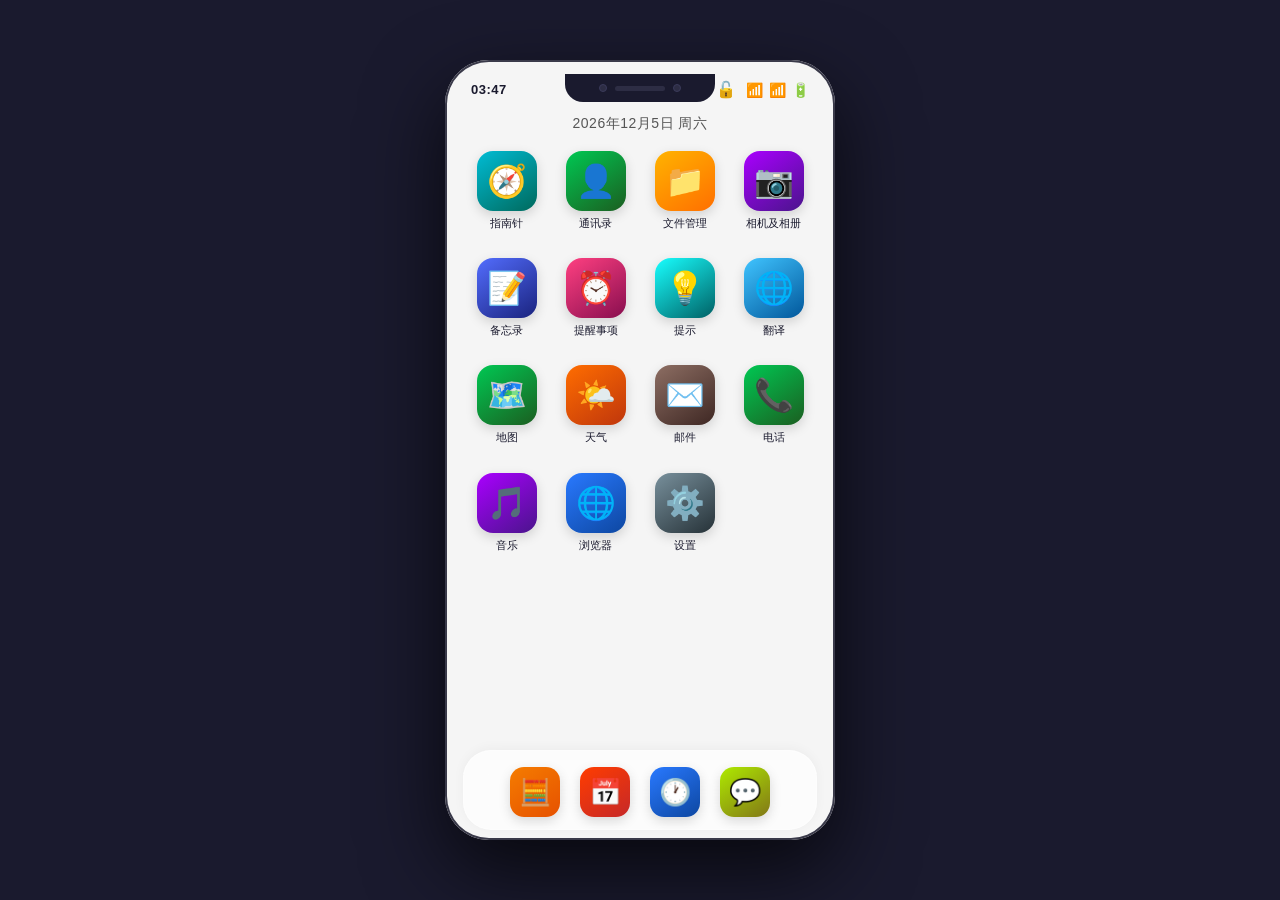
<file: index.html>
<!DOCTYPE html>
<html lang="zh-CN">
<head>
    <meta charset="UTF-8">
    <meta name="viewport" content="width=device-width, initial-scale=1.0, maximum-scale=1.0, user-scalable=no, viewport-fit=cover">
    <title>NarutoOS</title>
    <style>
        /* ===== 全局重置 & 基础 ===== */
        * {
            margin: 0;
            padding: 0;
            box-sizing: border-box;
            font-family: -apple-system, "PingFang SC", "Helvetica Neue", sans-serif;
            user-select: none;
        }
        body {
            background: #1a1a2e;
            display: flex;
            justify-content: center;
            align-items: center;
            min-height: 100vh;
            min-height: 100dvh;
            padding: 16px;
        }
        .phone {
            width: 390px;
            max-width: 100%;
            height: 780px;
            max-height: 95vh;
            max-height: 95dvh;
            background: #f5f5f5;
            border-radius: 44px;
            padding: 14px 14px 8px 14px;
            box-shadow: 0 30px 80px rgba(0,0,0,0.7), inset 0 0 0 2px #3a3a4a;
            position: relative;
            display: flex;
            flex-direction: column;
            overflow: hidden;
            transition: filter 0.2s, background 0.3s;
        }
        .phone.dark-theme {
            background: #1a1a2e;
            color: #eee;
        }
        .phone.dark-theme .status-bar,
        .phone.dark-theme .desktop-date,
        .phone.dark-theme .app-item .label,
        .phone.dark-theme .dock {
            color: #eee;
        }
        .phone.dark-theme .dock {
            background: rgba(30,30,50,0.8);
            border-color: rgba(255,255,255,0.1);
        }
        .phone.dark-theme .app-window {
            background: #1a1a2e;
        }
        .phone.dark-theme .app-header {
            background: rgba(30,30,50,0.9);
            color: #eee;
            border-bottom-color: rgba(255,255,255,0.1);
        }
        .phone.dark-theme .app-header .title,
        .phone.dark-theme .app-header .close-btn {
            color: #eee;
        }
        .phone.dark-theme .app-body {
            background: #1a1a2e;
            color: #eee;
        }
        .phone.dark-theme .app-body input,
        .phone.dark-theme .app-body textarea,
        .phone.dark-theme .app-body .note-item,
        .phone.dark-theme .app-body .contact-item,
        .phone.dark-theme .app-body .file-item,
        .phone.dark-theme .app-body .msg-item,
        .phone.dark-theme .app-body .mail-item,
        .phone.dark-theme .app-body .calc-grid button,
        .phone.dark-theme .app-body .clock-tabs .tab,
        .phone.dark-theme .app-body .stopwatch-controls button,
        .phone.dark-theme .app-body .timer-controls button {
            background: #2a2a3e;
            color: #eee;
            border-color: #444;
        }
        .phone.dark-theme .app-body .calc-grid .op {
            background: #3a2a1a;
            color: #ff8a50;
        }
        .phone.dark-theme .app-body .calc-grid .eq {
            background: #e65100;
            color: #fff;
        }
        .phone.dark-theme .app-body .calc-display {
            background: #0a0a1a;
        }
        .phone.dark-theme .app-body .note-item {
            border-left-color: #e65100;
        }
        .phone.dark-theme .app-body .setting-row .label,
        .phone.dark-theme .app-body .setting-group .setting-title {
            color: #eee;
        }
        .phone.dark-theme .app-body .setting-row input[type="range"] {
            background: #444;
        }
        .phone.dark-theme .lock-screen {
            background: rgba(0,0,0,0.85);
        }
        .notch {
            position: absolute;
            top: 14px;
            left: 50%;
            transform: translateX(-50%);
            width: 150px;
            height: 28px;
            background: #1a1a2e;
            border-radius: 0 0 18px 18px;
            z-index: 100;
            display: flex;
            align-items: center;
            justify-content: center;
            gap: 8px;
        }
        .notch .cam {
            width: 8px;
            height: 8px;
            background: #2d2d44;
            border-radius: 50%;
            border: 1px solid #3a3a5a;
        }
        .notch .speaker {
            width: 50px;
            height: 5px;
            background: #2d2d44;
            border-radius: 4px;
        }
        .status-bar {
            display: flex;
            justify-content: space-between;
            align-items: center;
            padding: 6px 12px 4px 12px;
            font-size: 13px;
            font-weight: 600;
            color: #1a1a2e;
            background: transparent;
            flex-shrink: 0;
            position: relative;
            z-index: 50;
        }
        .status-bar .time {
            font-weight: 700;
            letter-spacing: 0.5px;
        }
        .status-bar .icons {
            display: flex;
            gap: 6px;
            align-items: center;
            font-size: 14px;
        }
        .status-bar .lock-btn {
            background: none;
            border: none;
            font-size: 16px;
            cursor: pointer;
            padding: 0 4px;
            color: inherit;
        }
        .status-bar .lock-btn:active {
            transform: scale(0.8);
        }
        .desktop {
            flex: 1;
            overflow-y: auto;
            padding: 8px 4px 4px 4px;
            display: flex;
            flex-direction: column;
            scroll-behavior: smooth;
        }
        .desktop::-webkit-scrollbar {
            width: 0;
        }
        .desktop-date {
            text-align: center;
            font-size: 14px;
            font-weight: 500;
            color: #555;
            padding: 4px 0 8px 0;
            letter-spacing: 0.5px;
            flex-shrink: 0;
        }
        .app-grid {
            display: grid;
            grid-template-columns: repeat(4, 1fr);
            gap: 16px 6px;
            padding: 4px 2px 12px 2px;
            flex: 1;
            align-content: start;
        }
        .app-item {
            display: flex;
            flex-direction: column;
            align-items: center;
            gap: 6px;
            cursor: grab;
            transition: transform 0.15s, opacity 0.2s;
            padding: 6px 0;
            border-radius: 16px;
            touch-action: none;
        }
        .app-item:active {
            transform: scale(0.92);
        }
        .app-item.dragging {
            opacity: 0.3;
            transform: scale(0.9);
        }
        .app-item .icon {
            width: 60px;
            height: 60px;
            border-radius: 16px;
            display: flex;
            align-items: center;
            justify-content: center;
            font-size: 32px;
            color: #fff;
            box-shadow: 0 4px 12px rgba(0,0,0,0.15);
            position: relative;
            pointer-events: none;
        }
        .app-item .icon .badge {
            position: absolute;
            top: -4px;
            right: -4px;
            background: #ff3b30;
            color: #fff;
            font-size: 10px;
            font-weight: 700;
            min-width: 18px;
            height: 18px;
            border-radius: 10px;
            display: flex;
            align-items: center;
            justify-content: center;
            padding: 0 5px;
            border: 1.5px solid #f5f5f5;
        }
        .app-item .label {
            font-size: 11px;
            color: #1a1a2e;
            font-weight: 500;
            text-align: center;
            line-height: 1.2;
            max-width: 64px;
            word-break: break-all;
            text-shadow: 0 1px 2px rgba(255,255,255,0.5);
            pointer-events: none;
        }
        .icon-orange {
            background: linear-gradient(145deg, #f57c00, #e65100);
        }
        .icon-red {
            background: linear-gradient(145deg, #ff3d00, #c62828);
        }
        .icon-blue {
            background: linear-gradient(145deg, #2979ff, #0d47a1);
        }
        .icon-green {
            background: linear-gradient(145deg, #00c853, #1b5e20);
        }
        .icon-purple {
            background: linear-gradient(145deg, #aa00ff, #4a148c);
        }
        .icon-teal {
            background: linear-gradient(145deg, #00bcd4, #00695c);
        }
        .icon-pink {
            background: linear-gradient(145deg, #ff4081, #880e4f);
        }
        .icon-indigo {
            background: linear-gradient(145deg, #536dfe, #1a237e);
        }
        .icon-amber {
            background: linear-gradient(145deg, #ffb300, #ff6f00);
        }
        .icon-cyan {
            background: linear-gradient(145deg, #18ffff, #006064);
        }
        .icon-lime {
            background: linear-gradient(145deg, #aeea00, #827717);
        }
        .icon-brown {
            background: linear-gradient(145deg, #8d6e63, #3e2723);
        }
        .icon-grey {
            background: linear-gradient(145deg, #78909c, #263238);
        }
        .icon-deeporange {
            background: linear-gradient(145deg, #ff6d00, #bf360c);
        }
        .icon-lightblue {
            background: linear-gradient(145deg, #40c4ff, #01579b);
        }
        .dock {
            display: flex;
            justify-content: center;
            gap: 20px;
            padding: 10px 16px 6px 16px;
            background: rgba(255,255,255,0.7);
            backdrop-filter: blur(24px);
            -webkit-backdrop-filter: blur(24px);
            border-radius: 28px;
            margin: 0 4px 2px 4px;
            flex-shrink: 0;
            border: 1px solid rgba(255,255,255,0.3);
            box-shadow: 0 -2px 12px rgba(0,0,0,0.04);
            min-height: 70px;
            align-items: center;
        }
        .dock .app-item {
            cursor: grab;
            touch-action: none;
        }
        .dock .app-item .icon {
            width: 50px;
            height: 50px;
            font-size: 26px;
            border-radius: 14px;
        }
        .dock .app-item .label {
            display: none;
        }
        .app-window {
            position: absolute;
            top: 0;
            left: 0;
            right: 0;
            bottom: 0;
            background: #f8f9fc;
            border-radius: 44px;
            z-index: 200;
            display: none;
            flex-direction: column;
            overflow: hidden;
            animation: appOpen 0.32s cubic-bezier(0.32, 0.72, 0, 1);
            padding: 0;
        }
        .app-window.active {
            display: flex;
        }
        @keyframes appOpen {
            0% {
                transform: scale(0.88) translateY(40px);
                opacity: 0.5;
                border-radius: 60px;
            }
            100% {
                transform: scale(1) translateY(0);
                opacity: 1;
                border-radius: 44px;
            }
        }
        .app-header {
            display: flex;
            align-items: center;
            justify-content: space-between;
            padding: 14px 20px 10px 20px;
            background: rgba(255,255,255,0.85);
            backdrop-filter: blur(12px);
            -webkit-backdrop-filter: blur(12px);
            border-bottom: 1px solid rgba(0,0,0,0.06);
            flex-shrink: 0;
            min-height: 54px;
            padding-top: 18px;
        }
        .app-header .title {
            font-size: 17px;
            font-weight: 700;
            color: #1a1a2e;
            display: flex;
            align-items: center;
            gap: 8px;
        }
        .app-header .title .emoji {
            font-size: 20px;
        }
        .app-header .close-btn {
            width: 32px;
            height: 32px;
            border-radius: 50%;
            background: rgba(0,0,0,0.06);
            border: none;
            font-size: 18px;
            cursor: pointer;
            display: flex;
            align-items: center;
            justify-content: center;
            color: #555;
            transition: background 0.2s;
        }
        .app-header .close-btn:active {
            transform: scale(0.88);
            background: rgba(0,0,0,0.12);
        }
        .app-body {
            flex: 1;
            overflow-y: auto;
            padding: 16px 18px 20px 18px;
            background: #f8f9fc;
            display: flex;
            flex-direction: column;
        }
        .app-body::-webkit-scrollbar {
            width: 3px;
        }
        .app-body::-webkit-scrollbar-thumb {
            background: #ccc;
            border-radius: 6px;
        }
        /* 锁屏 */
        .lock-screen {
            position: absolute;
            top: 0;
            left: 0;
            right: 0;
            bottom: 0;
            background: rgba(0,0,0,0.75);
            backdrop-filter: blur(20px);
            -webkit-backdrop-filter: blur(20px);
            z-index: 999;
            display: none;
            flex-direction: column;
            align-items: center;
            justify-content: center;
            border-radius: 44px;
            color: #fff;
        }
        .lock-screen.active {
            display: flex;
        }
        .lock-screen .lock-time {
            font-size: 72px;
            font-weight: 300;
            letter-spacing: 4px;
            margin-bottom: 12px;
        }
        .lock-screen .lock-date {
            font-size: 18px;
            opacity: 0.7;
            margin-bottom: 40px;
        }
        .lock-screen .lock-pin {
            display: flex;
            gap: 12px;
            margin-bottom: 20px;
        }
        .lock-screen .lock-pin input {
            width: 50px;
            height: 50px;
            border-radius: 12px;
            border: none;
            background: rgba(255,255,255,0.15);
            color: #fff;
            font-size: 24px;
            text-align: center;
            outline: none;
            caret-color: transparent;
        }
        .lock-screen .lock-pin input:focus {
            background: rgba(255,255,255,0.25);
        }
        .lock-screen .lock-actions {
            display: flex;
            gap: 16px;
            margin-top: 12px;
        }
        .lock-screen .lock-actions button {
            padding: 10px 28px;
            border: none;
            border-radius: 30px;
            font-size: 16px;
            font-weight: 600;
            cursor: pointer;
            transition: all 0.15s;
        }
        .lock-screen .lock-actions .unlock-btn {
            background: #e65100;
            color: #fff;
        }
        .lock-screen .lock-actions .unlock-btn:active {
            transform: scale(0.92);
        }
        .lock-screen .lock-actions .cancel-btn {
            background: rgba(255,255,255,0.2);
            color: #fff;
        }
        .lock-screen .lock-actions .cancel-btn:active {
            transform: scale(0.92);
        }
        .lock-screen .lock-status {
            font-size: 14px;
            opacity: 0.6;
            margin-top: 12px;
        }

        /* 时钟Tabs */
        .clock-tabs {
            display: flex;
            gap: 4px;
            border-bottom: 1px solid #e0e0e0;
            margin-bottom: 16px;
            flex-wrap: wrap;
        }
        .clock-tabs .tab {
            padding: 8px 14px;
            cursor: pointer;
            font-weight: 600;
            color: #888;
            border-bottom: 3px solid transparent;
            transition: all 0.2s;
            font-size: 14px;
        }
        .clock-tabs .tab.active {
            color: #1a1a2e;
            border-bottom-color: #e65100;
        }
        .clock-tab-content {
            display: none;
        }
        .clock-tab-content.active {
            display: block;
        }
        .stopwatch-display,
        .timer-display {
            font-size: 48px;
            font-weight: 300;
            text-align: center;
            padding: 20px 0;
            font-variant-numeric: tabular-nums;
        }
        .stopwatch-controls,
        .timer-controls {
            display: flex;
            gap: 12px;
            justify-content: center;
            flex-wrap: wrap;
        }
        .stopwatch-controls button,
        .timer-controls button {
            padding: 8px 24px;
            border: none;
            border-radius: 30px;
            font-weight: 600;
            cursor: pointer;
            background: #eee;
            color: #1a1a2e;
            transition: all 0.15s;
        }
        .stopwatch-controls button:active,
        .timer-controls button:active {
            transform: scale(0.92);
        }
        .stopwatch-controls .primary,
        .timer-controls .primary {
            background: #e65100;
            color: #fff;
        }
        .timer-input {
            display: flex;
            gap: 8px;
            justify-content: center;
            margin-top: 12px;
            align-items: center;
        }
        .timer-input input {
            width: 60px;
            padding: 6px;
            border: 1px solid #ddd;
            border-radius: 8px;
            text-align: center;
            font-size: 18px;
        }
        .world-clock-list {
            display: flex;
            flex-direction: column;
            gap: 8px;
        }
        .world-clock-item {
            display: flex;
            justify-content: space-between;
            padding: 10px 0;
            border-bottom: 1px solid #f0f0f0;
        }
        .world-clock-item .city {
            font-weight: 600;
            color: #1a1a2e;
        }
        .world-clock-item .time {
            font-weight: 300;
            font-size: 18px;
        }

        /* 音乐播放器 */
        .music-player .tab-bar {
            display: flex;
            gap: 6px;
            margin-bottom: 12px;
            flex-wrap: wrap;
        }
        .music-player .tab-bar .tab {
            padding: 6px 14px;
            border-radius: 20px;
            background: #eee;
            cursor: pointer;
            font-weight: 500;
            font-size: 14px;
            transition: all 0.2s;
        }
        .music-player .tab-bar .tab.active {
            background: #e65100;
            color: #fff;
        }
        .music-player .tab-content {
            display: none;
        }
        .music-player .tab-content.active {
            display: block;
        }
        .music-player .playlist .track {
            display: flex;
            justify-content: space-between;
            padding: 8px 0;
            border-bottom: 1px solid #f0f0f0;
            align-items: center;
        }
        .music-player .playlist .track .name {
            font-weight: 500;
            flex: 1;
        }
        .music-player .playlist .track .controls button {
            background: none;
            border: none;
            font-size: 20px;
            cursor: pointer;
            padding: 0 6px;
        }
        .music-player .playback-controls {
            display: flex;
            gap: 16px;
            justify-content: center;
            padding: 12px 0;
        }
        .music-player .playback-controls button {
            background: none;
            border: none;
            font-size: 28px;
            cursor: pointer;
            padding: 0 8px;
            color: #1a1a2e;
        }
        .music-player .playback-controls button:active {
            transform: scale(0.8);
        }
        .music-player .current-track {
            text-align: center;
            font-size: 14px;
            color: #888;
            margin-bottom: 8px;
        }
        .music-iframe {
            width: 100%;
            height: 450px;
            border: none;
            border-radius: 12px;
            background: #fff;
        }

        /* 地图 */
        .map-tabs {
            display: flex;
            gap: 6px;
            margin-bottom: 12px;
            flex-wrap: wrap;
        }
        .map-tabs .tab {
            padding: 6px 14px;
            border-radius: 20px;
            background: #eee;
            cursor: pointer;
            font-weight: 500;
            font-size: 14px;
            transition: all 0.2s;
        }
        .map-tabs .tab.active {
            background: #e65100;
            color: #fff;
        }
        .map-frame {
            flex: 1;
            width: 100%;
            border: none;
            border-radius: 12px;
            background: #fff;
            min-height: 400px;
        }

        /* 浏览器 */
        .browser-bar {
            display: flex;
            gap: 8px;
            margin-bottom: 12px;
            align-items: center;
        }
        .browser-bar input {
            flex: 1;
            padding: 8px 14px;
            border: 1px solid #ddd;
            border-radius: 20px;
            font-size: 14px;
            outline: none;
            background: #fff;
        }
        .browser-bar input:focus {
            border-color: #e65100;
        }
        .browser-bar button {
            padding: 8px 16px;
            border: none;
            border-radius: 20px;
            background: #e65100;
            color: #fff;
            font-weight: 600;
            cursor: pointer;
        }
        .browser-bar button:active {
            transform: scale(0.92);
        }
        .browser-frame {
            flex: 1;
            border: none;
            border-radius: 12px;
            overflow: hidden;
            background: #fff;
            min-height: 400px;
        }
        .browser-frame iframe {
            width: 100%;
            height: 100%;
            border: none;
        }

        /* 设置 */
        .setting-group {
            margin-bottom: 24px;
            border-bottom: 1px solid #e8e8e8;
            padding-bottom: 16px;
        }
        .setting-group .setting-title {
            font-weight: 600;
            font-size: 16px;
            color: #1a1a2e;
            margin-bottom: 12px;
        }
        .setting-row {
            display: flex;
            align-items: center;
            justify-content: space-between;
            padding: 8px 0;
            gap: 12px;
        }
        .setting-row .label {
            font-size: 14px;
            color: #333;
            flex: 1;
        }
        .setting-row input[type="range"] {
            flex: 2;
            min-width: 100px;
        }
        .setting-row .value {
            font-size: 14px;
            color: #888;
            min-width: 36px;
            text-align: right;
        }
        .setting-row .btn {
            padding: 6px 18px;
            border: none;
            border-radius: 20px;
            background: #e65100;
            color: #fff;
            cursor: pointer;
            font-weight: 600;
            white-space: nowrap;
        }
        .setting-row .btn:active {
            transform: scale(0.92);
        }
        .setting-row .btn-secondary {
            background: #888;
        }
        .setting-password-input {
            display: flex;
            gap: 8px;
            align-items: center;
            flex: 1;
            flex-wrap: wrap;
        }
        .setting-password-input input {
            padding: 6px 12px;
            border: 1px solid #ddd;
            border-radius: 8px;
            font-size: 14px;
            width: 120px;
            outline: none;
        }
        .setting-password-input input:focus {
            border-color: #e65100;
        }
        .setting-password-input button {
            padding: 6px 16px;
            border: none;
            border-radius: 8px;
            background: #e65100;
            color: #fff;
            cursor: pointer;
            font-weight: 600;
        }
        .setting-password-input button:active {
            transform: scale(0.92);
        }

        /* 电话拨号盘修复 */
        .phone-dialer {
            display: flex;
            flex-direction: column;
            align-items: center;
            width: 100%;
        }
        .phone-dialer .number-display {
            width: 100%;
            padding: 12px;
            text-align: center;
            font-size: 32px;
            font-weight: 300;
            letter-spacing: 4px;
            background: #fff;
            border-radius: 12px;
            margin-bottom: 16px;
            min-height: 60px;
            border: 1px solid #eee;
        }
        .phone-dialer .dial-pad {
            display: grid;
            grid-template-columns: repeat(3, 1fr);
            gap: 12px;
            width: 100%;
            max-width: 280px;
        }
        .phone-dialer .dial-pad button {
            padding: 16px 0;
            border: none;
            border-radius: 50%;
            background: #f0f0f0;
            font-size: 24px;
            font-weight: 600;
            cursor: pointer;
            transition: background 0.15s;
            aspect-ratio: 1/1;
            display: flex;
            align-items: center;
            justify-content: center;
        }
        .phone-dialer .dial-pad button:active {
            background: #ddd;
            transform: scale(0.92);
        }
        .phone-dialer .dial-pad .call-btn {
            background: #4caf50;
            color: #fff;
        }
        .phone-dialer .dial-pad .call-btn:active {
            background: #388e3c;
        }
        .phone-dialer .dial-pad .delete-btn {
            background: #ff3b30;
            color: #fff;
        }
        .phone-dialer .dial-pad .delete-btn:active {
            background: #c62828;
        }
        .phone-dialer .action-row {
            margin-top: 16px;
            display: flex;
            gap: 16px;
        }
        .phone-dialer .action-row button {
            padding: 8px 24px;
            border: none;
            border-radius: 30px;
            font-weight: 600;
            cursor: pointer;
        }
        .phone-dialer .action-row .sms-btn {
            background: #2979ff;
            color: #fff;
        }
        .phone-dialer .action-row .sms-btn:active {
            transform: scale(0.92);
        }

        /* 其他已有样式 */
        .calc-display {
            background: #1a1a2e;
            color: #fff;
            border-radius: 16px;
            padding: 18px 20px 12px;
            margin-bottom: 16px;
            text-align: right;
            min-height: 90px;
            display: flex;
            flex-direction: column;
            justify-content: flex-end;
        }
        .calc-display .expr {
            font-size: 18px;
            color: #aaa;
            min-height: 28px;
            word-break: break-all;
        }
        .calc-display .result {
            font-size: 42px;
            font-weight: 300;
            letter-spacing: 1px;
        }
        .calc-grid {
            display: grid;
            grid-template-columns: repeat(4, 1fr);
            gap: 10px;
        }
        .calc-grid button {
            padding: 18px 0;
            border: none;
            border-radius: 14px;
            font-size: 24px;
            font-weight: 500;
            cursor: pointer;
            transition: all 0.15s;
            background: #fff;
            box-shadow: 0 2px 8px rgba(0,0,0,0.04);
        }
        .calc-grid button:active {
            transform: scale(0.92);
            background: #eee;
        }
        .calc-grid .op {
            background: #fff3e0;
            color: #e65100;
        }
        .calc-grid .eq {
            background: #e65100;
            color: #fff;
        }
        .calc-grid .func {
            background: #e8eaf6;
            color: #283593;
        }
        .calc-grid .span2 {
            grid-column: span 2;
        }
        .cal-header {
            display: flex;
            justify-content: space-between;
            align-items: center;
            margin-bottom: 14px;
        }
        .cal-header .month {
            font-size: 20px;
            font-weight: 700;
            color: #1a1a2e;
        }
        .cal-header button {
            background: none;
            border: none;
            font-size: 22px;
            cursor: pointer;
            padding: 4px 12px;
            border-radius: 8px;
            color: #555;
        }
        .cal-weekdays {
            display: grid;
            grid-template-columns: repeat(7, 1fr);
            text-align: center;
            font-size: 13px;
            font-weight: 600;
            color: #888;
            margin-bottom: 6px;
        }
        .cal-days {
            display: grid;
            grid-template-columns: repeat(7, 1fr);
            gap: 4px;
        }
        .cal-days .day {
            text-align: center;
            padding: 8px 0;
            border-radius: 50%;
            font-size: 15px;
            font-weight: 500;
            color: #1a1a2e;
            cursor: pointer;
            transition: background 0.15s;
        }
        .cal-days .day.other {
            color: #bbb;
        }
        .cal-days .day.today {
            background: #e65100;
            color: #fff;
            font-weight: 700;
        }
        .clock-main .time-display {
            font-size: 56px;
            font-weight: 300;
            letter-spacing: 3px;
            color: #1a1a2e;
            font-variant-numeric: tabular-nums;
            text-align: center;
        }
        .clock-main .date-display {
            font-size: 16px;
            color: #888;
            margin-top: 4px;
            text-align: center;
        }
        .alarm-row {
            display: flex;
            justify-content: space-between;
            align-items: center;
            padding: 8px 0;
            border-bottom: 1px solid #f0f0f0;
        }
        .alarm-row .toggle {
            width: 44px;
            height: 26px;
            border-radius: 14px;
            background: #ccc;
            border: none;
            cursor: pointer;
            transition: background 0.25s;
            position: relative;
        }
        .alarm-row .toggle.on {
            background: #e65100;
        }
        .alarm-row .toggle::after {
            content: '';
            position: absolute;
            top: 2px;
            left: 2px;
            width: 22px;
            height: 22px;
            border-radius: 50%;
            background: #fff;
            transition: transform 0.25s;
            box-shadow: 0 1px 4px rgba(0,0,0,0.2);
        }
        .alarm-row .toggle.on::after {
            transform: translateX(18px);
        }
        .add-alarm {
            display: flex;
            gap: 8px;
            margin-top: 12px;
        }
        .add-alarm input {
            flex: 1;
            padding: 8px 12px;
            border: 1px solid #ddd;
            border-radius: 8px;
            font-size: 14px;
            outline: none;
        }
        .add-alarm button {
            padding: 8px 16px;
            background: #e65100;
            color: #fff;
            border: none;
            border-radius: 8px;
            cursor: pointer;
            font-weight: 600;
        }
        .compass-container {
            display: flex;
            flex-direction: column;
            align-items: center;
            padding: 20px 0;
        }
        .compass-ring {
            width: 200px;
            height: 200px;
            border-radius: 50%;
            border: 6px solid #e0e0e0;
            position: relative;
            background: radial-gradient(circle at center, #f5f5f5, #e8e8e8);
        }
        .compass-ring .needle {
            position: absolute;
            top: 50%;
            left: 50%;
            width: 4px;
            height: 70px;
            background: #e65100;
            transform-origin: bottom center;
            transform: translate(-50%, -100%) rotate(0deg);
            border-radius: 4px 4px 0 0;
            transition: transform 0.1s;
            z-index: 2;
        }
        .compass-ring .center-dot {
            position: absolute;
            top: 50%;
            left: 50%;
            transform: translate(-50%, -50%);
            width: 14px;
            height: 14px;
            border-radius: 50%;
            background: #1a1a2e;
            z-index: 3;
        }
        .compass-ring .direction-label {
            position: absolute;
            font-size: 13px;
            font-weight: 700;
            color: #1a1a2e;
        }
        .compass-ring .dir-n {
            top: 10px;
            left: 50%;
            transform: translateX(-50%);
        }
        .compass-ring .dir-e {
            right: 10px;
            top: 50%;
            transform: translateY(-50%);
        }
        .compass-ring .dir-s {
            bottom: 10px;
            left: 50%;
            transform: translateX(-50%);
        }
        .compass-ring .dir-w {
            left: 10px;
            top: 50%;
            transform: translateY(-50%);
        }
        .compass-degree {
            font-size: 28px;
            font-weight: 300;
            margin-top: 18px;
            color: #1a1a2e;
        }
        .compass-dir-text {
            font-size: 18px;
            font-weight: 600;
            color: #e65100;
            margin-top: 4px;
        }
        .contact-item,
        .file-item,
        .msg-item,
        .mail-item {
            display: flex;
            align-items: center;
            gap: 14px;
            padding: 10px 0;
            border-bottom: 1px solid #f0f0f0;
            cursor: default;
        }
        .contact-item .avatar {
            width: 44px;
            height: 44px;
            border-radius: 50%;
            background: #e65100;
            color: #fff;
            display: flex;
            align-items: center;
            justify-content: center;
            font-size: 18px;
            font-weight: 600;
            flex-shrink: 0;
        }
        .contact-item .info .name {
            font-weight: 600;
            color: #1a1a2e;
        }
        .contact-item .info .phone {
            font-size: 13px;
            color: #888;
        }
        .contact-form,
        .file-toolbar,
        .msg-compose,
        .mail-compose,
        .note-editor {
            display: flex;
            gap: 8px;
            margin-top: 12px;
            flex-wrap: wrap;
        }
        .contact-form input,
        .msg-compose input,
        .mail-compose input,
        .mail-compose textarea,
        .note-editor input,
        .note-editor textarea {
            flex: 1;
            min-width: 100px;
            padding: 8px 12px;
            border: 1px solid #ddd;
            border-radius: 8px;
            font-size: 14px;
            outline: none;
            font-family: inherit;
        }
        .contact-form input:focus,
        .msg-compose input:focus,
        .mail-compose input:focus,
        .mail-compose textarea:focus,
        .note-editor input:focus,
        .note-editor textarea:focus {
            border-color: #e65100;
        }
        .contact-form button,
        .msg-compose button,
        .mail-compose .send,
        .note-editor .save,
        .file-toolbar .primary,
        .add-alarm button {
            padding: 8px 18px;
            background: #e65100;
            color: #fff;
            border: none;
            border-radius: 8px;
            cursor: pointer;
            font-weight: 600;
        }
        .contact-form button:active,
        .msg-compose button:active,
        .mail-compose .send:active,
        .note-editor .save:active,
        .file-toolbar button:active,
        .add-alarm button:active {
            transform: scale(0.94);
        }
        .note-item {
            padding: 12px 14px;
            background: #fff;
            border-radius: 12px;
            margin-bottom: 10px;
            box-shadow: 0 1px 4px rgba(0,0,0,0.04);
            border-left: 4px solid #e65100;
            cursor: default;
        }
        .note-item .note-title {
            font-weight: 600;
            color: #1a1a2e;
        }
        .note-item .note-body {
            font-size: 14px;
            color: #555;
            margin-top: 4px;
            display: -webkit-box;
            -webkit-line-clamp: 2;
            -webkit-box-orient: vertical;
            overflow: hidden;
        }
        .note-item .note-meta {
            font-size: 11px;
            color: #aaa;
            margin-top: 6px;
            display: flex;
            justify-content: space-between;
        }
        .note-item .note-meta .del-note,
        .contact-item .del-btn,
        .file-item .del-btn,
        .msg-item .del-btn,
        .mail-item .del-btn {
            color: #ff3b30;
            background: none;
            border: none;
            cursor: pointer;
            font-size: 14px;
        }
        .camera-view {
            background: #1a1a2e;
            border-radius: 16px;
            overflow: hidden;
            min-height: 200px;
            display: flex;
            align-items: center;
            justify-content: center;
            position: relative;
        }
        .camera-view video {
            width: 100%;
            display: block;
            border-radius: 16px;
        }
        .camera-actions {
            display: flex;
            gap: 14px;
            margin-top: 14px;
            justify-content: center;
            flex-wrap: wrap;
        }
        .camera-actions button {
            padding: 10px 24px;
            border: none;
            border-radius: 12px;
            font-weight: 600;
            cursor: pointer;
            transition: all 0.15s;
        }
        .camera-actions button:active {
            transform: scale(0.92);
        }
        .camera-actions .capture {
            background: #e65100;
            color: #fff;
        }
        .camera-actions .switch-cam {
            background: #e8eaf6;
            color: #283593;
        }
        .photo-grid {
            display: grid;
            grid-template-columns: repeat(3, 1fr);
            gap: 8px;
            margin-top: 14px;
        }
        .photo-grid .photo {
            aspect-ratio: 1;
            border-radius: 10px;
            overflow: hidden;
            background: #eee;
            position: relative;
            cursor: default;
        }
        .photo-grid .photo img {
            width: 100%;
            height: 100%;
            object-fit: cover;
        }
        .photo-grid .photo .del-photo {
            position: absolute;
            top: 4px;
            right: 4px;
            background: rgba(0,0,0,0.6);
            color: #fff;
            border: none;
            border-radius: 50%;
            width: 22px;
            height: 22px;
            font-size: 12px;
            cursor: pointer;
            display: flex;
            align-items: center;
            justify-content: center;
        }
        .iframe-container {
            width: 100%;
            height: 100%;
            min-height: 480px;
            border: none;
            border-radius: 12px;
            overflow: hidden;
            background: #fff;
        }
        .iframe-container iframe {
            width: 100%;
            height: 100%;
            border: none;
            min-height: 480px;
        }
        .empty-state {
            text-align: center;
            padding: 40px 20px;
            color: #bbb;
            font-size: 14px;
        }
        .empty-state .big-emoji {
            font-size: 48px;
            display: block;
            margin-bottom: 12px;
        }
        .text-muted {
            color: #888;
            font-size: 13px;
        }
        .mt-8 {
            margin-top: 8px;
        }
        .mt-12 {
            margin-top: 12px;
        }
        .text-center {
            text-align: center;
        }

        .drag-clone {
            position: fixed;
            pointer-events: none;
            z-index: 9999;
            opacity: 0.85;
            transform: scale(1.08) rotate(-2deg);
            box-shadow: 0 20px 40px rgba(0,0,0,0.3);
            border-radius: 18px;
            padding: 4px;
            background: rgba(255,255,255,0.3);
            backdrop-filter: blur(4px);
        }
        .drag-clone .icon {
            width: 60px;
            height: 60px;
            border-radius: 16px;
            display: flex;
            align-items: center;
            justify-content: center;
            font-size: 32px;
            color: #fff;
            box-shadow: 0 8px 24px rgba(0,0,0,0.2);
        }
        .drag-clone .label {
            display: none;
        }
        .drop-zone {
            border: 2px dashed #e65100;
            border-radius: 16px;
            background: rgba(230,81,0,0.08);
            transform: scale(0.95);
            transition: all 0.15s;
        }

        @media (max-width: 440px) {
            body {
                padding: 0;
                background: #f5f5f5;
                align-items: stretch;
            }
            .phone {
                width: 100%;
                max-width: 100%;
                height: 100vh;
                height: 100dvh;
                max-height: 100vh;
                border-radius: 0;
                padding: 8px 6px 4px 6px;
                box-shadow: none;
                background: #f5f5f5;
            }
            .notch {
                top: 8px;
                width: 120px;
                height: 24px;
            }
            .app-window {
                border-radius: 0;
            }
            .app-header {
                padding-top: 12px;
                min-height: 48px;
            }
            .app-body {
                padding: 12px 14px 16px 14px;
            }
            .calc-grid button {
                padding: 14px 0;
                font-size: 20px;
            }
            .clock-main .time-display {
                font-size: 42px;
            }
            .compass-ring {
                width: 160px;
                height: 160px;
            }
            .compass-ring .needle {
                height: 56px;
            }
            .dock {
                gap: 12px;
                padding: 8px 12px 4px;
                margin: 0 0 2px;
                border-radius: 20px;
                min-height: 60px;
            }
            .dock .app-item .icon {
                width: 44px;
                height: 44px;
                font-size: 22px;
            }
            .app-item .icon {
                width: 52px;
                height: 52px;
                font-size: 26px;
            }
            .app-item .label {
                font-size: 10px;
            }
            .app-grid {
                gap: 10px 4px;
            }
            .lock-screen .lock-time {
                font-size: 48px;
            }
        }
        @media (max-width: 380px) {
            .app-item .icon {
                width: 44px;
                height: 44px;
                font-size: 22px;
                border-radius: 12px;
            }
        }
    </style>
</head>
<body>
    <div class="phone" id="phone">
        <div class="notch"><span class="cam"></span><span class="speaker"></span><span class="cam"></span></div>

        <div class="status-bar">
            <span class="time" id="statusTime">12:00</span>
            <span class="icons">
                <button class="lock-btn" id="lockBtn">🔓</button>
                <span>📶</span>
                <span>📶</span>
                <span>🔋</span>
            </span>
        </div>

        <div class="desktop" id="desktop">
            <div class="desktop-date" id="desktopDate">2026年6月23日 周二</div>
            <div class="app-grid" id="appGrid"></div>
        </div>

        <div class="dock" id="dock"></div>

        <div id="appContainer"></div>

        <!-- 锁屏 -->
        <div class="lock-screen" id="lockScreen">
            <div class="lock-time" id="lockTime">12:00</div>
            <div class="lock-date" id="lockDate">2026年6月23日</div>
            <div class="lock-pin">
                <input type="password" id="pin1" maxlength="1" inputmode="numeric" pattern="[0-9]*">
                <input type="password" id="pin2" maxlength="1" inputmode="numeric" pattern="[0-9]*">
                <input type="password" id="pin3" maxlength="1" inputmode="numeric" pattern="[0-9]*">
                <input type="password" id="pin4" maxlength="1" inputmode="numeric" pattern="[0-9]*">
            </div>
            <div class="lock-actions">
                <button class="unlock-btn" id="unlockBtn">解锁</button>
                <button class="cancel-btn" id="lockCancelBtn">取消</button>
            </div>
            <div class="lock-status" id="lockStatus">请输入密码</div>
        </div>
    </div>

    <script>
        // ============================================================
        //  NarutoOS - 完整逻辑 (修复电话布局、地图/浏览器自适应、增强设置)
        // ============================================================

        const APPS = [
            { id: 'calculator', name: '计算器', emoji: '🧮', color: 'icon-orange' },
            { id: 'calendar', name: '日历', emoji: '📅', color: 'icon-red' },
            { id: 'clock', name: '时钟', emoji: '🕐', color: 'icon-blue' },
            { id: 'compass', name: '指南针', emoji: '🧭', color: 'icon-teal' },
            { id: 'contacts', name: '通讯录', emoji: '👤', color: 'icon-green' },
            { id: 'files', name: '文件管理', emoji: '📁', color: 'icon-amber' },
            { id: 'camera', name: '相机及相册', emoji: '📷', color: 'icon-purple' },
            { id: 'memo', name: '备忘录', emoji: '📝', color: 'icon-indigo' },
            { id: 'reminder', name: '提醒事项', emoji: '⏰', color: 'icon-pink' },
            { id: 'notes', name: '提示', emoji: '💡', color: 'icon-cyan' },
            { id: 'translate', name: '翻译', emoji: '🌐', color: 'icon-lightblue' },
            { id: 'map', name: '地图', emoji: '🗺️', color: 'icon-green' },
            { id: 'weather', name: '天气', emoji: '🌤️', color: 'icon-deeporange' },
            { id: 'messages', name: '信息', emoji: '💬', color: 'icon-lime' },
            { id: 'mail', name: '邮件', emoji: '✉️', color: 'icon-brown' },
            { id: 'phone', name: '电话', emoji: '📞', color: 'icon-green' },
            { id: 'music', name: '音乐', emoji: '🎵', color: 'icon-purple' },
            { id: 'browser', name: '浏览器', emoji: '🌐', color: 'icon-blue' },
            { id: 'settings', name: '设置', emoji: '⚙️', color: 'icon-grey' }
        ];

        const DOCK_APPS = ['calculator', 'calendar', 'clock', 'messages'];

        function getStorage(key, def) {
            try { const v = localStorage.getItem('naruto_' + key); return v ? JSON.parse(v) : def; } catch { return def; }
        }

        function setStorage(key, val) {
            localStorage.setItem('naruto_' + key, JSON.stringify(val));
        }

        let homeOrder = getStorage('homeOrder', null);
        if (!homeOrder) {
            homeOrder = APPS.filter(a => !DOCK_APPS.includes(a.id)).map(a => a.id);
        } else {
            const allHomeIds = APPS.filter(a => !DOCK_APPS.includes(a.id)).map(a => a.id);
            allHomeIds.forEach(id => { if (!homeOrder.includes(id)) homeOrder.push(id); });
            homeOrder = homeOrder.filter(id => allHomeIds.includes(id));
        }
        let dockOrder = DOCK_APPS.slice();

        const appGrid = document.getElementById('appGrid');
        const dock = document.getElementById('dock');
        const appContainer = document.getElementById('appContainer');
        const statusTime = document.getElementById('statusTime');
        const desktopDate = document.getElementById('desktopDate');

        function formatTime(d) {
            return String(d.getHours()).padStart(2, '0') + ':' + String(d.getMinutes()).padStart(2, '0');
        }

        function formatDate(d) {
            const week = ['日', '一', '二', '三', '四', '五', '六'];
            return d.getFullYear() + '年' + (d.getMonth() + 1) + '月' + d.getDate() + '日 周' + week[d.getDay()];
        }

        function updateStatusBar() {
            const now = new Date();
            statusTime.textContent = formatTime(now);
            desktopDate.textContent = formatDate(now);
            document.getElementById('lockTime').textContent = formatTime(now);
            document.getElementById('lockDate').textContent = formatDate(now);
        }
        setInterval(updateStatusBar, 10000);
        updateStatusBar();

        // ========== 锁屏 ==========
        let isLocked = false;
        let lockPassword = getStorage('lockPassword', '');

        const lockScreen = document.getElementById('lockScreen');
        const lockBtn = document.getElementById('lockBtn');
        const unlockBtn = document.getElementById('unlockBtn');
        const lockCancelBtn = document.getElementById('lockCancelBtn');
        const lockStatus = document.getElementById('lockStatus');
        const pinInputs = [document.getElementById('pin1'), document.getElementById('pin2'), document.getElementById('pin3'),
            document.getElementById('pin4')
        ];

        function lockPhone() {
            if (lockPassword) {
                isLocked = true;
                lockScreen.classList.add('active');
                lockBtn.textContent = '🔒';
                pinInputs.forEach(inp => inp.value = '');
                lockStatus.textContent = '请输入密码';
                pinInputs[0].focus();
            } else {
                alert('请先在“设置”中设定锁屏密码');
            }
        }

        function unlockPhone() {
            const code = pinInputs.map(inp => inp.value).join('');
            if (code === lockPassword) {
                isLocked = false;
                lockScreen.classList.remove('active');
                lockBtn.textContent = '🔓';
                pinInputs.forEach(inp => inp.value = '');
                lockStatus.textContent = '解锁成功';
            } else {
                lockStatus.textContent = '密码错误';
                pinInputs.forEach(inp => inp.value = '');
                pinInputs[0].focus();
            }
        }

        lockBtn.addEventListener('click', () => {
            if (isLocked) return;
            lockPhone();
        });

        unlockBtn.addEventListener('click', unlockPhone);
        lockCancelBtn.addEventListener('click', () => {
            pinInputs.forEach(inp => inp.value = '');
            lockStatus.textContent = '请输入密码';
            pinInputs[0].focus();
        });

        pinInputs.forEach((inp, idx) => {
            inp.addEventListener('input', () => {
                if (inp.value.length === 1 && idx < 3) pinInputs[idx + 1].focus();
            });
            inp.addEventListener('keydown', (e) => {
                if (e.key === 'Backspace' && inp.value.length === 0 && idx > 0) pinInputs[idx - 1].focus();
                if (e.key === 'Enter') unlockPhone();
            });
        });

        document.addEventListener('click', (e) => {
            if (isLocked) {
                const target = e.target.closest('.app-item') || e.target.closest('.app-window') || e.target.closest(
                '.dock');
                if (target) {
                    e.preventDefault();
                    e.stopPropagation();
                    lockStatus.textContent = '请先解锁';
                    return false;
                }
            }
        }, true);

        // ========== 渲染函数 ==========
        function createAppElement(app, isDock = false) {
            const div = document.createElement('div');
            div.className = 'app-item';
            div.dataset.appId = app.id;
            div.innerHTML = `
                <div class="icon ${app.color}">${app.emoji}${app.badge ? `<span class="badge">${app.badge}</span>` : ''}</div>
                ${!isDock ? `<div class="label">${app.name}</div>` : ''}
            `;
            div.addEventListener('click', (e) => {
                if (e.target.closest('.app-item') && !div.classList.contains('dragging')) {
                    if (isLocked) { lockStatus.textContent = '请先解锁'; return; }
                    openApp(app.id);
                }
            });
            return div;
        }

        function renderHomeGrid() {
            appGrid.innerHTML = '';
            const sortedApps = homeOrder.map(id => APPS.find(a => a.id === id)).filter(Boolean);
            sortedApps.forEach(app => appGrid.appendChild(createAppElement(app, false)));
        }

        function renderDock() {
            dock.innerHTML = '';
            dockOrder.forEach(id => {
                const app = APPS.find(a => a.id === id);
                if (app) dock.appendChild(createAppElement(app, true));
            });
        }

        function renderAll() {
            renderHomeGrid();
            renderDock();
        }

        // ========== 拖拽系统 (与之前一致) ==========
        let dragState = null,
            longPressTimer = null,
            isDragging = false;

        function initDragSystem() {
            const phone = document.getElementById('phone');
            phone.addEventListener('pointerdown', (e) => {
                if (isLocked) return;
                const item = e.target.closest('.app-item');
                if (!item) return;
                if (e.target.closest('.app-window')) return;
                const isInGrid = item.closest('#appGrid');
                const isInDock = item.closest('#dock');
                if (!isInGrid && !isInDock) return;
                let container, orderArray;
                if (isInGrid) { container = 'grid';
                    orderArray = homeOrder; } else { container = 'dock';
                    orderArray = dockOrder; }
                const rect = item.getBoundingClientRect();
                const appId = item.dataset.appId;
                dragState = {
                    element: item,
                    appId,
                    container,
                    order: orderArray,
                    startX: e.clientX,
                    startY: e.clientY,
                    moved: false,
                    clone: null,
                    offsetX: e.clientX - rect.left,
                    offsetY: e.clientY - rect.top,
                    index: orderArray.indexOf(appId)
                };
                longPressTimer = setTimeout(() => {
                    if (!dragState) return;
                    isDragging = true;
                    const el = dragState.element;
                    el.classList.add('dragging');
                    const clone = el.cloneNode(true);
                    clone.className = 'drag-clone';
                    const icon = clone.querySelector('.icon');
                    if (icon) {
                        icon.style.width = '60px';
                        icon.style.height = '60px';
                        icon.style.borderRadius = '16px';
                        icon.style.display = 'flex';
                        icon.style.alignItems = 'center';
                        icon.style.justifyContent = 'center';
                        icon.style.fontSize = '32px';
                    }
                    const label = clone.querySelector('.label');
                    if (label) label.style.display = 'none';
                    clone.style.left = (e.clientX - dragState.offsetX) + 'px';
                    clone.style.top = (e.clientY - dragState.offsetY) + 'px';
                    document.body.appendChild(clone);
                    dragState.clone = clone;
                    document.body.style.userSelect = 'none';
                }, 500);
            });
            phone.addEventListener('pointermove', (e) => {
                if (longPressTimer && dragState) {
                    const dx = e.clientX - dragState.startX,
                        dy = e.clientY - dragState.startY;
                    if (Math.sqrt(dx * dx + dy * dy) > 8) { clearTimeout(longPressTimer);
                        longPressTimer = null; }
                }
                if (isDragging && dragState && dragState.clone) {
                    e.preventDefault();
                    dragState.clone.style.left = (e.clientX - dragState.offsetX) + 'px';
                    dragState.clone.style.top = (e.clientY - dragState.offsetY) + 'px';
                    const target = document.elementFromPoint(e.clientX, e.clientY);
                    const targetItem = target ? target.closest('.app-item') : null;
                    document.querySelectorAll('.app-item.drop-zone').forEach(el => el.classList.remove('drop-zone'));
                    if (targetItem && targetItem !== dragState.element) {
                        const targetContainer = targetItem.closest('#appGrid') ? 'grid' : (targetItem.closest('#dock') ?
                            'dock' : null);
                        if (targetContainer === dragState.container) {
                            const targetId = targetItem.dataset.appId;
                            const targetIndex = dragState.order.indexOf(targetId);
                            const sourceIndex = dragState.order.indexOf(dragState.appId);
                            if (targetIndex !== -1 && sourceIndex !== -1 && targetIndex !== sourceIndex) {
                                [dragState.order[sourceIndex], dragState.order[targetIndex]] = [dragState.order[
                                    targetIndex], dragState.order[sourceIndex]];
                                dragState.appId = dragState.order[targetIndex];
                                if (dragState.container === 'grid') {
                                    renderHomeGrid();
                                    const newEl = document.querySelector(`.app-item[data-app-id="${dragState.appId}"]`);
                                    if (newEl) { newEl.classList.add('dragging');
                                        dragState.element = newEl; }
                                } else {
                                    renderDock();
                                    const newEl = document.querySelector(`#dock .app-item[data-app-id="${dragState.appId}"]`);
                                    if (newEl) { newEl.classList.add('dragging');
                                        dragState.element = newEl; }
                                }
                                if (dragState.container === 'grid') setStorage('homeOrder', homeOrder);
                                else setStorage('dockOrder', dockOrder);
                            }
                        }
                    }
                }
            });
            phone.addEventListener('pointerup', (e) => {
                clearTimeout(longPressTimer);
                longPressTimer = null;
                if (isDragging && dragState) {
                    if (dragState.clone) dragState.clone.remove();
                    if (dragState.element) dragState.element.classList.remove('dragging');
                    document.querySelectorAll('.app-item.drop-zone').forEach(el => el.classList.remove('drop-zone'));
                    document.body.style.userSelect = '';
                    if (dragState.container === 'grid') setStorage('homeOrder', homeOrder);
                    else setStorage('dockOrder', dockOrder);
                    renderAll();
                    isDragging = false;
                    dragState = null;
                } else {
                    if (dragState) {
                        if (dragState.element) dragState.element.classList.remove('dragging');
                        dragState = null;
                    }
                    document.querySelectorAll('.app-item.drop-zone').forEach(el => el.classList.remove('drop-zone'));
                    document.body.style.userSelect = '';
                }
            });
            phone.addEventListener('pointercancel', () => {
                clearTimeout(longPressTimer);
                if (isDragging && dragState) {
                    if (dragState.clone) dragState.clone.remove();
                    if (dragState.element) dragState.element.classList.remove('dragging');
                    document.querySelectorAll('.app-item.drop-zone').forEach(el => el.classList.remove('drop-zone'));
                    document.body.style.userSelect = '';
                    renderAll();
                    isDragging = false;
                    dragState = null;
                }
            });
        }
        initDragSystem();

        // ========== 应用窗口管理 ==========
        let openApps = [];

        function openApp(appId) {
            if (isLocked) { lockStatus.textContent = '请先解锁'; return; }
            if (document.querySelector(`.app-window[data-app="${appId}"]`)) {
                const win = document.querySelector(`.app-window[data-app="${appId}"]`);
                win.style.display = 'flex';
                win.classList.add('active');
                return;
            }
            const app = APPS.find(a => a.id === appId);
            if (!app) return;
            const win = document.createElement('div');
            win.className = 'app-window active';
            win.dataset.app = appId;
            const header = document.createElement('div');
            header.className = 'app-header';
            header.innerHTML = `
                <div class="title"><span class="emoji">${app.emoji}</span> ${app.name}</div>
                <button class="close-btn" id="closeApp_${appId}">✕</button>
            `;
            win.appendChild(header);
            const body = document.createElement('div');
            body.className = 'app-body';
            body.id = `appBody_${appId}`;
            win.appendChild(body);
            appContainer.appendChild(win);
            document.getElementById(`closeApp_${appId}`).addEventListener('click', (e) => {
                e.stopPropagation();
                closeApp(appId);
            });
            renderAppContent(appId, body);
            openApps.push(appId);
        }

        function closeApp(appId) {
            const win = document.querySelector(`.app-window[data-app="${appId}"]`);
            if (win) {
                win.style.display = 'none';
                win.classList.remove('active');
                setTimeout(() => { if (win.parentNode) win.parentNode.removeChild(win); }, 300);
            }
            openApps = openApps.filter(id => id !== appId);
            if (appId === 'camera' && window._cameraCleanup) { window._cameraCleanup();
                window._cameraCleanup = null; }
            if (appId === 'music' && window._musicCleanup) { window._musicCleanup();
                window._musicCleanup = null; }
        }

        // ========== 渲染各应用内容 ==========
        function renderAppContent(appId, body) {
            switch (appId) {
                case 'calculator':
                    renderCalculator(body);
                    break;
                case 'calendar':
                    renderCalendar(body);
                    break;
                case 'clock':
                    renderClock(body);
                    break;
                case 'compass':
                    renderCompass(body);
                    break;
                case 'contacts':
                    renderContacts(body);
                    break;
                case 'files':
                    renderFiles(body);
                    break;
                case 'camera':
                    renderCamera(body);
                    break;
                case 'memo':
                    renderMemo(body);
                    break;
                case 'reminder':
                    renderReminder(body);
                    break;
                case 'notes':
                    renderNotes(body);
                    break;
                case 'translate':
                    renderTranslate(body);
                    break;
                case 'map':
                    renderMap(body);
                    break;
                case 'weather':
                    renderWeather(body);
                    break;
                case 'messages':
                    renderMessages(body);
                    break;
                case 'mail':
                    renderMail(body);
                    break;
                case 'phone':
                    renderPhone(body);
                    break;
                case 'music':
                    renderMusic(body);
                    break;
                case 'browser':
                    renderBrowser(body);
                    break;
                case 'settings':
                    renderSettings(body);
                    break;
                default:
                    body.innerHTML = '<div class="empty-state"><span class="big-emoji">🚧</span>开发中...</div>';
            }
        }

        // ----- 已有应用 (与之前一致) -----
        function renderCalculator(body) {
            let expr = '',
                result = '0',
                justEvaluated = false;
            const container = document.createElement('div');
            container.innerHTML = `
                <div class="calc-display"><div class="expr" id="calcExpr"></div><div class="result" id="calcResult">0</div></div>
                <div class="calc-grid">
                    <button class="func" data-v="AC">AC</button><button class="func" data-v="±">±</button><button class="func" data-v="%">%</button><button class="op" data-v="÷">÷</button>
                    <button data-v="7">7</button><button data-v="8">8</button><button data-v="9">9</button><button class="op" data-v="×">×</button>
                    <button data-v="4">4</button><button data-v="5">5</button><button data-v="6">6</button><button class="op" data-v="-">−</button>
                    <button data-v="1">1</button><button data-v="2">2</button><button data-v="3">3</button><button class="op" data-v="+">+</button>
                    <button class="span2" data-v="0">0</button><button data-v=".">.</button><button class="eq" data-v="=">=</button>
                </div>
            `;
            body.appendChild(container);
            const exprEl = document.getElementById('calcExpr'),
                resultEl = document.getElementById('calcResult');

            function update() { exprEl.textContent = expr;
                resultEl.textContent = result; if (result.length > 10) resultEl.style.fontSize = '28px';
                else resultEl.style.fontSize = '42px'; }

            function evaluate() { try { let e = expr.replace(/×/g, '*').replace(/÷/g, '/').replace(/−/g, '-'); const res =
                        Function('"use strict"; return (' + e + ')')(); if (!isFinite(res)) throw 'err';
                    result = String(parseFloat(res.toFixed(10)));
                    expr = result;
                    justEvaluated = true; } catch { result = '错误'; } update(); }
            container.querySelectorAll('.calc-grid button').forEach(btn => {
                btn.addEventListener('click', () => {
                    const v = btn.dataset.v;
                    if (v === 'AC') { expr = '';
                        result = '0';
                        justEvaluated = false;
                        update(); return; }
                    if (v === '±') { if (result !== '0' && result !== '错误') { result = result.startsWith('-') ?
                                result.slice(1) : '-' + result;
                            expr = result;
                            update(); } return; }
                    if (v === '%') { if (result !== '0' && result !== '错误') { const num = parseFloat(result); if (!
                                isNaN(num)) { result = String(num / 100);
                                expr = result;
                                update(); } } return; }
                    if (v === '=') { if (expr && !justEvaluated) evaluate(); return; }
                    if (justEvaluated && !'+-×÷'.includes(v)) { expr = '';
                        justEvaluated = false; }
                    if ('+-×÷'.includes(v)) { if (expr && '+-×÷'.includes(expr.slice(-1))) expr = expr.slice(0, -1) +
                            v;
                        else if (expr) expr += v;
                        else if (v === '-') expr = '-';
                        justEvaluated = false; } else { if (v === '.' && expr.split(/[+\-×÷]/).pop().includes('.'))
                            return;
                        expr += v; try { let e = expr.replace(/×/g, '*').replace(/÷/g, '/').replace(/−/g, '-'); const
                                res = Function('"use strict"; return (' + e + ')')(); if (isFinite(res)) result =
                                String(parseFloat(res.toFixed(10))); } catch {} }
                    update();
                });
            });
            update();
        }

        function renderCalendar(body) {
            let year = new Date().getFullYear(),
                month = new Date().getMonth();
            const today = new Date();
            const container = document.createElement('div');
            body.appendChild(container);

            function render() {
                const first = new Date(year, month, 1),
                    last = new Date(year, month + 1, 0);
                const startDay = first.getDay(),
                    daysInMonth = last.getDate(),
                    daysInPrev = new Date(year, month, 0).getDate();
                let html = `<div class="cal-header"><button id="calPrev">‹</button><span class="month">${year}年${month+1}月</span><button id="calNext">›</button></div>
                    <div class="cal-weekdays"><span>日</span><span>一</span><span>二</span><span>三</span><span>四</span><span>五</span><span>六</span></div><div class="cal-days">`;
                for (let i = startDay - 1; i >= 0; i--) { const d = daysInPrev - i;
                    html += `<div class="day other">${d}</div>`; }
                for (let d = 1; d <= daysInMonth; d++) { const isToday = (d === today.getDate() && month === today
                        .getMonth() && year === today.getFullYear());
                    html += `<div class="day ${isToday?'today':''}">${d}</div>`; }
                const total = startDay + daysInMonth;
                const remaining = 7 - (total % 7);
                if (remaining < 7) { for (let d = 1; d <= remaining; d++) html += `<div class="day other">${d}</div>`; }
                html += '</div>';
                container.innerHTML = html;
                document.getElementById('calPrev').addEventListener('click', () => { if (month === 0) { month = 11;
                        year--; } else month--;
                    render(); });
                document.getElementById('calNext').addEventListener('click', () => { if (month === 11) { month = 0;
                        year++; } else month++;
                    render(); });
            }
            render();
        }

        // ----- 时钟 (含闹钟、秒表、计时器、世界时钟) -----
        function renderClock(body) {
            const container = document.createElement('div');
            container.className = 'clock-main';
            body.appendChild(container);
            let alarms = getStorage('alarms', []);
            let stopwatchRunning = false,
                stopwatchTime = 0,
                stopwatchInterval = null;
            let timerRunning = false,
                timerRemaining = 0,
                timerInterval = null,
                timerTotal = 0;

            function renderClockUI(activeTab = 'alarm') {
                const now = new Date();
                const h = String(now.getHours()).padStart(2, '0'),
                    m = String(now.getMinutes()).padStart(2, '0'),
                    s = String(now.getSeconds()).padStart(2, '0');
                let html = `
                    <div class="time-display">${h}:${m}:${s}</div>
                    <div class="date-display">${formatDate(now)}</div>
                    <div class="clock-tabs">
                        <span class="tab ${activeTab==='alarm'?'active':''}" data-tab="alarm">闹钟</span>
                        <span class="tab ${activeTab==='stopwatch'?'active':''}" data-tab="stopwatch">秒表</span>
                        <span class="tab ${activeTab==='timer'?'active':''}" data-tab="timer">计时器</span>
                        <span class="tab ${activeTab==='world'?'active':''}" data-tab="world">世界时钟</span>
                    </div>
                    <div id="clockTabContent"></div>
                `;
                container.innerHTML = html;
                container.querySelectorAll('.tab').forEach(tab => {
                    tab.addEventListener('click', () => renderClockUI(tab.dataset.tab));
                });
                const content = document.getElementById('clockTabContent');
                switch (activeTab) {
                    case 'alarm':
                        renderAlarmTab(content);
                        break;
                    case 'stopwatch':
                        renderStopwatchTab(content);
                        break;
                    case 'timer':
                        renderTimerTab(content);
                        break;
                    case 'world':
                        renderWorldTab(content);
                        break;
                }
            }

            function renderAlarmTab(content) {
                let html = `<div id="alarmList"></div><div class="add-alarm"><input type="time" id="alarmTime" value="08:00"><button id="addAlarm">添加</button></div>`;
                content.innerHTML = html;
                const list = document.getElementById('alarmList');
                if (alarms.length === 0) list.innerHTML = '<div class="text-muted" style="padding:8px 0;">暂无闹钟</div>';
                else {
                    alarms.forEach((alarm, idx) => {
                        const row = document.createElement('div');
                        row.className = 'alarm-row';
                        row.innerHTML =
                            `<span class="time">${alarm.time}</span><button class="toggle ${alarm.on?'on':''}" data-idx="${idx}"></button><button style="background:none;border:none;color:#ff3b30;font-size:16px;cursor:pointer;" data-del="${idx}">✕</button>`;
                        list.appendChild(row);
                    });
                    list.querySelectorAll('.toggle').forEach(btn => { btn.addEventListener('click', () => { const idx =
                                parseInt(btn.dataset.idx);
                            alarms[idx].on = !alarms[idx].on;
                            setStorage('alarms', alarms);
                            renderClockUI('alarm'); }); });
                    list.querySelectorAll('[data-del]').forEach(btn => { btn.addEventListener('click', () => { const idx =
                                parseInt(btn.dataset.del);
                            alarms.splice(idx, 1);
                            setStorage('alarms', alarms);
                            renderClockUI('alarm'); }); });
                }
                document.getElementById('addAlarm').addEventListener('click', () => { const inp = document.getElementById(
                        'alarmTime'); if (inp.value) { alarms.push({ time: inp.value, on: true });
                        setStorage('alarms', alarms);
                        renderClockUI('alarm'); } });
            }

            function renderStopwatchTab(content) {
                const totalSeconds = Math.floor(stopwatchTime / 1000);
                const minutes = String(Math.floor(totalSeconds / 60)).padStart(2, '0');
                const seconds = String(totalSeconds % 60).padStart(2, '0');
                const centiseconds = String(Math.floor((stopwatchTime % 1000) / 10)).padStart(2, '0');
                content.innerHTML = `
                    <div class="stopwatch-display">${minutes}:${seconds}.${centiseconds}</div>
                    <div class="stopwatch-controls">
                        <button class="${stopwatchRunning?'':'primary'}" id="stopwatchStartStop">${stopwatchRunning?'停止':'开始'}</button>
                        <button id="stopwatchReset">重置</button>
                        <button id="stopwatchLap" ${!stopwatchRunning?'disabled':''}>计次</button>
                    </div>
                    <div id="stopwatchLaps"></div>
                `;
                const laps = getStorage('stopwatchLaps', []);
                const lapsDiv = document.getElementById('stopwatchLaps');
                if (laps.length > 0) {
                    lapsDiv.innerHTML = '<div style="margin-top:12px;font-weight:600;">计次</div>';
                    laps.forEach((lap, i) => {
                        const div = document.createElement('div');
                        div.style.padding = '4px 0';
                        div.style.borderBottom = '1px solid #f0f0f0';
                        div.textContent = `计次 ${i+1}: ${lap}`;
                        lapsDiv.appendChild(div);
                    });
                }
                document.getElementById('stopwatchStartStop').addEventListener('click', () => {
                    if (stopwatchRunning) {
                        stopwatchRunning = false;
                        if (stopwatchInterval) clearInterval(stopwatchInterval);
                        stopwatchInterval = null;
                        renderClockUI('stopwatch');
                    } else {
                        stopwatchRunning = true;
                        const startTime = Date.now() - stopwatchTime;
                        stopwatchInterval = setInterval(() => {
                            stopwatchTime = Date.now() - startTime;
                            renderClockUI('stopwatch');
                        }, 50);
                        renderClockUI('stopwatch');
                    }
                });
                document.getElementById('stopwatchReset').addEventListener('click', () => {
                    if (stopwatchInterval) clearInterval(stopwatchInterval);
                    stopwatchRunning = false;
                    stopwatchTime = 0;
                    setStorage('stopwatchLaps', []);
                    renderClockUI('stopwatch');
                });
                document.getElementById('stopwatchLap').addEventListener('click', () => {
                    if (stopwatchRunning) {
                        const totalSeconds = Math.floor(stopwatchTime / 1000);
                        const minutes = String(Math.floor(totalSeconds / 60)).padStart(2, '0');
                        const seconds = String(totalSeconds % 60).padStart(2, '0');
                        const centiseconds = String(Math.floor((stopwatchTime % 1000) / 10)).padStart(2,
                        '0');
                        const lapStr = `${minutes}:${seconds}.${centiseconds}`;
                        const laps = getStorage('stopwatchLaps', []);
                        laps.push(lapStr);
                        setStorage('stopwatchLaps', laps);
                        renderClockUI('stopwatch');
                    }
                });
            }

            function renderTimerTab(content) {
                const totalSeconds = Math.floor(timerRemaining / 1000);
                const minutes = String(Math.floor(totalSeconds / 60)).padStart(2, '0');
                const seconds = String(totalSeconds % 60).padStart(2, '0');
                const centiseconds = String(Math.floor((timerRemaining % 1000) / 10)).padStart(2, '0');
                content.innerHTML = `
                    <div class="timer-display">${minutes}:${seconds}.${centiseconds}</div>
                    <div class="timer-input">
                        <input type="number" id="timerMinutes" placeholder="分" min="0" max="99" value="5">
                        <span>分</span>
                        <input type="number" id="timerSeconds" placeholder="秒" min="0" max="59" value="0">
                        <span>秒</span>
                    </div>
                    <div class="timer-controls">
                        <button class="${timerRunning?'':'primary'}" id="timerStartStop">${timerRunning?'暂停':'开始'}</button>
                        <button id="timerReset">重置</button>
                    </div>
                `;
                document.getElementById('timerStartStop').addEventListener('click', () => {
                    if (timerRunning) {
                        timerRunning = false;
                        if (timerInterval) clearInterval(timerInterval);
                        timerInterval = null;
                        renderClockUI('timer');
                    } else {
                        if (timerRemaining <= 0) {
                            const mins = parseInt(document.getElementById('timerMinutes').value) || 0;
                            const secs = parseInt(document.getElementById('timerSeconds').value) || 0;
                            timerTotal = (mins * 60 + secs) * 1000;
                            timerRemaining = timerTotal;
                            if (timerRemaining <= 0) { alert('请设置有效时间'); return; }
                        }
                        timerRunning = true;
                        const startTime = Date.now();
                        const interval = setInterval(() => {
                            const elapsed = Date.now() - startTime;
                            timerRemaining = timerTotal - elapsed;
                            if (timerRemaining <= 0) {
                                timerRemaining = 0;
                                timerRunning = false;
                                clearInterval(interval);
                                timerInterval = null;
                                alert('计时结束！');
                                renderClockUI('timer');
                                return;
                            }
                            renderClockUI('timer');
                        }, 50);
                        timerInterval = interval;
                        renderClockUI('timer');
                    }
                });
                document.getElementById('timerReset').addEventListener('click', () => {
                    if (timerInterval) clearInterval(timerInterval);
                    timerRunning = false;
                    timerRemaining = 0;
                    timerTotal = 0;
                    renderClockUI('timer');
                });
            }

            function renderWorldTab(content) {
                const cities = [
                    { name: '北京', offset: 8 },
                    { name: '东京', offset: 9 },
                    { name: '纽约', offset: -4 },
                    { name: '伦敦', offset: 0 },
                    { name: '巴黎', offset: 1 },
                    { name: '悉尼', offset: 10 },
                    { name: '迪拜', offset: 4 },
                    { name: '莫斯科', offset: 3 }
                ];
                const now = new Date();
                const localOffset = -now.getTimezoneOffset() / 60;
                let html = '<div class="world-clock-list">';
                cities.forEach(city => {
                    const diff = city.offset - localOffset;
                    const d = new Date(now.getTime() + diff * 3600 * 1000);
                    html +=
                        `<div class="world-clock-item"><span class="city">${city.name}</span><span class="time">${formatTime(d)}</span></div>`;
                });
                html += '</div>';
                content.innerHTML = html;
            }

            renderClockUI('alarm');
            const interval = setInterval(() => {
                const now = new Date();
                const h = String(now.getHours()).padStart(2, '0'),
                    m = String(now.getMinutes()).padStart(2, '0'),
                    s = String(now.getSeconds()).padStart(2, '0');
                const timeEl = container.querySelector('.time-display');
                const dateEl = container.querySelector('.date-display');
                if (timeEl) timeEl.textContent = `${h}:${m}:${s}`;
                if (dateEl) dateEl.textContent = formatDate(now);
                const nowStr = `${h}:${m}`;
                alarms.forEach(alarm => {
                    if (alarm.on && alarm.time === nowStr && s === '00') {
                        alert('⏰ 闹钟响了！ ' + alarm.time);
                    }
                });
            }, 1000);
            body._clockInterval = interval;
        }

        // ----- 指南针 -----
        function renderCompass(body) {
            const container = document.createElement('div');
            container.className = 'compass-container';
            body.appendChild(container);
            let angle = 0;
            container.innerHTML =
                `<div class="compass-ring" id="compassRing"><div class="direction-label dir-n">N</div><div class="direction-label dir-e">E</div><div class="direction-label dir-s">S</div><div class="direction-label dir-w">W</div><div class="needle" id="compassNeedle" style="transform:translate(-50%,-100%) rotate(0deg);"></div><div class="center-dot"></div></div>
                <div class="compass-degree" id="compassDegree">0° <small>N</small></div><div class="compass-dir-text" id="compassDirText">正北</div>
                <div class="text-muted mt-8">${window.DeviceOrientationEvent ? '🟢 传感器已连接' : '⚠️ 请使用支持陀螺仪的设备'}</div>`;
            const needle = document.getElementById('compassNeedle'),
                degreeEl = document.getElementById('compassDegree'),
                dirText = document.getElementById('compassDirText');

            function updateCompass(deg) { angle = deg;
                needle.style.transform = `translate(-50%,-100%) rotate(${deg}deg)`;
                const d = Math.round(deg);
                degreeEl.innerHTML = `${d}° <small>${getDirText(deg)}</small>`;
                dirText.textContent = getDirName(deg); }

            function getDirText(deg) { const dirs = ['N', 'NNE', 'NE', 'ENE', 'E', 'ESE', 'SE', 'SSE', 'S', 'SSW', 'SW', 'WSW',
                    'W', 'WNW', 'NW', 'NNW'
                ];
                const idx = Math.round(deg / 22.5) % 16;
                return dirs[idx] || 'N'; }

            function getDirName(deg) { const names = ['正北', '北偏东', '东北', '东偏北', '正东', '东偏南', '东南', '南偏东', '正南', '南偏西',
                    '西南', '西偏南', '正西', '西偏北', '西北', '北偏西'
                ];
                const idx = Math.round(deg / 22.5) % 16;
                return names[idx] || '正北'; }
            if (window.DeviceOrientationEvent) {
                if (typeof DeviceOrientationEvent.requestPermission === 'function') {
                    DeviceOrientationEvent.requestPermission().then(state => { if (state === 'granted') window
                            .addEventListener('deviceorientation', handleOrientation); }).catch(() => {});
                } else { window.addEventListener('deviceorientation', handleOrientation); }
            }

            function handleOrientation(e) { let deg = e.webkitCompassHeading || e.alpha || 0; if (deg === null || deg ===
                    undefined) deg = e.alpha || 0;
                updateCompass(deg); }
            if (!window.DeviceOrientationEvent) {
                let mouseAngle = 0;
                container.addEventListener('mousemove', (e) => { const rect = container.getBoundingClientRect();
                    const cx = rect.left + rect.width / 2,
                        cy = rect.top + rect.height / 2;
                    const dx = e.clientX - cx,
                        dy = e.clientY - cy;
                    mouseAngle = Math.atan2(dx, -dy) * (180 / Math.PI); if (mouseAngle < 0) mouseAngle += 360;
                    updateCompass(mouseAngle); });
                container.addEventListener('touchmove', (e) => { const touch = e.touches[0]; const rect = container
                        .getBoundingClientRect();
                    const cx = rect.left + rect.width / 2,
                        cy = rect.top + rect.height / 2;
                    const dx = touch.clientX - cx,
                        dy = touch.clientY - cy;
                    mouseAngle = Math.atan2(dx, -dy) * (180 / Math.PI); if (mouseAngle < 0) mouseAngle += 360;
                    updateCompass(mouseAngle); });
                updateCompass(0);
            }
        }

        // ----- 通讯录 -----
        function renderContacts(body) {
            let contacts = getStorage('contacts', []);

            function render() {
                let html =
                    `<div class="contact-form"><input id="contactName" placeholder="姓名" style="flex:2;"><input id="contactPhone" placeholder="电话" style="flex:2;"><button id="addContact">添加</button></div><div id="contactList" class="mt-12"></div>`;
                body.innerHTML = html;
                const list = document.getElementById('contactList');
                if (contacts.length === 0) list.innerHTML =
                '<div class="empty-state"><span class="big-emoji">👤</span>暂无联系人</div>';
                else {
                    contacts.forEach((c, idx) => {
                        const div = document.createElement('div');
                        div.className = 'contact-item';
                        const initial = c.name ? c.name.charAt(0).toUpperCase() : '?';
                        div.innerHTML =
                            `<div class="avatar">${initial}</div><div class="info"><div class="name">${c.name}</div><div class="phone">${c.phone}</div></div>
                            <button class="del-btn" data-idx="${idx}">✕</button>
                            <button class="call-btn" style="background:none;border:none;font-size:18px;cursor:pointer;color:#4caf50;" data-phone="${c.phone}">📞</button>
                            <button class="sms-btn" style="background:none;border:none;font-size:18px;cursor:pointer;color:#2979ff;" data-phone="${c.phone}">✉️</button>`;
                        list.appendChild(div);
                    });
                    list.querySelectorAll('.del-btn').forEach(btn => { btn.addEventListener('click', () => { const idx =
                                parseInt(btn.dataset.idx);
                            contacts.splice(idx, 1);
                            setStorage('contacts', contacts);
                            render(); }); });
                    list.querySelectorAll('.call-btn').forEach(btn => { btn.addEventListener('click', () => { const phone =
                                btn.dataset.phone; if (phone) window.location.href = 'tel://' + phone; }); });
                    list.querySelectorAll('.sms-btn').forEach(btn => { btn.addEventListener('click', () => { const phone =
                                btn.dataset.phone; if (phone) window.location.href = 'sms://' + phone; }); });
                }
                document.getElementById('addContact').addEventListener('click', () => { const name = document
                        .getElementById('contactName').value.trim(),
                        phone = document.getElementById('contactPhone').value.trim(); if (name && phone) { contacts
                            .push({ name, phone });
                        setStorage('contacts', contacts);
                        render(); } else alert('请填写姓名和电话'); });
            }
            render();
        }

        // ----- 文件管理 -----
        function renderFiles(body) {
            let files = getStorage('files', [{ name: '文档', size: '12KB', type: 'folder' }, { name: '图片', size: '8KB',
                    type: 'folder' }, { name: 'readme.txt', size: '2KB', type: 'file' }]);

            function render() {
                let html =
                    `<div class="file-toolbar"><button class="primary" id="newFolder">📁 新建文件夹</button><button id="newFile">📄 新建文件</button><button id="refreshFiles">🔄 刷新</button></div><div id="fileList"></div>`;
                body.innerHTML = html;
                const list = document.getElementById('fileList');
                if (files.length === 0) list.innerHTML =
                '<div class="empty-state"><span class="big-emoji">📂</span>暂无文件</div>';
                else {
                    files.forEach((f, idx) => {
                        const div = document.createElement('div');
                        div.className = 'file-item';
                        const icon = f.type === 'folder' ? '📁' : '📄';
                        div.innerHTML =
                            `<span class="ficon">${icon}</span><span class="fname">${f.name}</span><span class="fsize">${f.size||'--'}</span><button class="del-btn" style="background:none;border:none;color:#ff3b30;cursor:pointer;font-size:16px;" data-idx="${idx}">✕</button>`;
                        list.appendChild(div);
                    });
                    list.querySelectorAll('.del-btn').forEach(btn => { btn.addEventListener('click', () => { const idx =
                                parseInt(btn.dataset.idx);
                            files.splice(idx, 1);
                            setStorage('files', files);
                            render(); }); });
                }
                document.getElementById('newFolder').addEventListener('click', () => { const name = prompt('输入文件夹名称:',
                        '新建文件夹'); if (name) { files.push({ name, size: '--', type: 'folder' });
                        setStorage('files', files);
                        render(); } });
                document.getElementById('newFile').addEventListener('click', () => { const name = prompt('输入文件名:',
                        '新建文件.txt'); if (name) { files.push({ name, size: '0KB', type: 'file' });
                        setStorage('files', files);
                        render(); } });
                document.getElementById('refreshFiles').addEventListener('click', () => { render(); });
            }
            render();
        }

        // ----- 相机及相册 -----
        function renderCamera(body) {
            let photos = getStorage('photos', []);
            let stream = null,
                facingMode = 'environment';

            function render() {
                let html =
                    `<div class="camera-view" id="cameraView"><video id="cameraVideo" autoplay playsinline style="display:none;"></video><div class="placeholder" id="cameraPlaceholder">📷 点击下方 "开启相机"</div></div>
                    <div class="camera-actions"><button class="switch-cam" id="switchCam">🔄 切换</button><button class="capture" id="captureBtn" disabled>📸 拍照</button><button id="clearPhotos">🗑️ 清空相册</button></div>
                    <div class="photo-grid" id="photoGrid"></div>`;
                body.innerHTML = html;
                const video = document.getElementById('cameraVideo'),
                    placeholder = document.getElementById('cameraPlaceholder'),
                    captureBtn = document.getElementById('captureBtn');
                const grid = document.getElementById('photoGrid');
                if (photos.length === 0) grid.innerHTML =
                    '<div class="empty-state" style="grid-column:1/-1;"><span class="big-emoji">🖼️</span>暂无照片</div>';
                else {
                    photos.forEach((p, idx) => {
                        const div = document.createElement('div');
                        div.className = 'photo';
                        div.innerHTML =
                            `<img src="${p.data}" alt="photo"><button class="del-photo" data-idx="${idx}">✕</button>`;
                        grid.appendChild(div);
                    });
                    grid.querySelectorAll('.del-photo').forEach(btn => { btn.addEventListener('click', (e) => { e
                                .stopPropagation(); const idx = parseInt(btn.dataset.idx);
                            photos.splice(idx, 1);
                            setStorage('photos', photos);
                            render(); }); });
                }
                let camActive = false;

                async function startCamera() {
                    try { if (stream) { stream.getTracks().forEach(t => t.stop());
                            stream = null; } const constraints = { video: { facingMode: facingMode, width: { ideal: 640 },
                                height: { ideal: 480 } }, audio: false };
                        stream = await navigator.mediaDevices.getUserMedia(constraints);
                        video.srcObject = stream;
                        video.style.display = 'block';
                        placeholder.style.display = 'none';
                        captureBtn.disabled = false;
                        camActive = true;
                        window._cameraCleanup = () => { if (stream) { stream.getTracks().forEach(t => t.stop());
                                stream = null; } }; } catch (err) { alert('无法访问相机: ' + err.message);
                        placeholder.textContent = '⚠️ 无法访问相机';
                        captureBtn.disabled = true; }
                }
                const view = document.getElementById('cameraView');
                view.addEventListener('click', () => { if (!camActive) startCamera(); });
                document.getElementById('switchCam').addEventListener('click', () => { facingMode = facingMode ===
                        'environment' ? 'user' : 'environment'; if (camActive) startCamera(); });
                captureBtn.addEventListener('click', () => { if (!camActive || !stream) return; const canvas =
                        document.createElement('canvas');
                    canvas.width = video.videoWidth || 640;
                    canvas.height = video.videoHeight || 480;
                    const ctx = canvas.getContext('2d');
                    ctx.drawImage(video, 0, 0, canvas.width, canvas.height);
                    const data = canvas.toDataURL('image/jpeg');
                    photos.push({ data, time: new Date().toLocaleString() });
                    setStorage('photos', photos);
                    render(); if (camActive) startCamera(); });
                document.getElementById('clearPhotos').addEventListener('click', () => { if (confirm('确定清空所有照片吗？')) { photos =
                            [];
                        setStorage('photos', photos);
                        render(); if (camActive) startCamera(); } });
                startCamera();
            }
            render();
        }

        // ----- 备忘录 -----
        function renderMemo(body) {
            let memos = getStorage('memos', []);

            function render() {
                let html =
                    `<div class="note-editor"><input id="memoTitle" placeholder="标题"><textarea id="memoBody" placeholder="内容..."></textarea><div class="note-actions"><button class="cancel" id="memoCancel">取消</button><button class="save" id="memoSave">保存</button></div></div><div id="memoList" class="mt-12"></div>`;
                body.innerHTML = html;
                const list = document.getElementById('memoList');
                if (memos.length === 0) list.innerHTML =
                '<div class="empty-state"><span class="big-emoji">📝</span>暂无备忘录</div>';
                else {
                    memos.forEach((m, idx) => {
                        const div = document.createElement('div');
                        div.className = 'note-item';
                        div.innerHTML =
                            `<div class="note-title">${m.title||'无标题'}</div><div class="note-body">${m.body||''}</div><div class="note-meta"><span>${m.time||''}</span><button class="del-note" data-idx="${idx}">删除</button></div>`;
                        list.appendChild(div);
                    });
                    list.querySelectorAll('.del-note').forEach(btn => { btn.addEventListener('click', () => { const idx =
                                parseInt(btn.dataset.idx);
                            memos.splice(idx, 1);
                            setStorage('memos', memos);
                            render(); }); });
                }
                document.getElementById('memoSave').addEventListener('click', () => { const title = document
                        .getElementById('memoTitle').value.trim() || '无标题'; const body = document.getElementById(
                        'memoBody').value.trim(); if (body) { memos.push({ title, body, time: new Date()
                            .toLocaleString() });
                        setStorage('memos', memos);
                        render(); } else alert('请输入内容'); });
                document.getElementById('memoCancel').addEventListener('click', () => { document.getElementById(
                        'memoTitle').value = '';
                    document.getElementById('memoBody').value = ''; });
            }
            render();
        }

        // ----- 提醒事项 -----
        function renderReminder(body) {
            let reminders = getStorage('reminders', []);

            function render() {
                let html =
                    `<div class="note-editor"><input id="reminderTitle" placeholder="提醒内容"><input id="reminderTime" type="datetime-local"><div class="note-actions"><button class="cancel" id="reminderCancel">取消</button><button class="save" id="reminderSave">添加提醒</button></div></div><div id="reminderList" class="mt-12"></div>`;
                body.innerHTML = html;
                const list = document.getElementById('reminderList');
                if (reminders.length === 0) list.innerHTML =
                '<div class="empty-state"><span class="big-emoji">⏰</span>暂无提醒</div>';
                else {
                    const now = Date.now();
                    reminders.forEach((r, idx) => {
                        const div = document.createElement('div');
                        div.className = 'note-item';
                        const isPast = r.time && new Date(r.time).getTime() < now;
                        div.style.borderLeftColor = isPast ? '#999' : '#e65100';
                        div.innerHTML =
                            `<div class="note-title">${r.title||'提醒'}</div><div class="note-body">${r.time ? new Date(r.time).toLocaleString() : '无时间'}</div><div class="note-meta"><span>${isPast ? '⏳ 已过期' : '⏰ 待提醒'}</span><button class="del-note" data-idx="${idx}">删除</button></div>`;
                        list.appendChild(div);
                    });
                    list.querySelectorAll('.del-note').forEach(btn => { btn.addEventListener('click', () => { const idx =
                                parseInt(btn.dataset.idx);
                            reminders.splice(idx, 1);
                            setStorage('reminders', reminders);
                            render(); }); });
                }
                document.getElementById('reminderSave').addEventListener('click', () => { const title = document
                        .getElementById('reminderTitle').value.trim() || '提醒事项'; const time = document.getElementById(
                        'reminderTime').value; if (time) { reminders.push({ title, time });
                        setStorage('reminders', reminders);
                        render(); } else alert('请选择时间'); });
                document.getElementById('reminderCancel').addEventListener('click', () => { document.getElementById(
                        'reminderTitle').value = '';
                    document.getElementById('reminderTime').value = ''; });
            }
            render();
        }

        // ----- 提示 (便签) -----
        function renderNotes(body) {
            let notes = getStorage('notes', []);

            function render() {
                let html =
                    `<div class="note-editor"><input id="noteTitle" placeholder="标题 (可选)"><textarea id="noteBody" placeholder="便签内容..."></textarea><div class="note-actions"><button class="cancel" id="noteCancel">取消</button><button class="save" id="noteSave">保存便签</button></div></div><div id="noteList" class="mt-12"></div>`;
                body.innerHTML = html;
                const list = document.getElementById('noteList');
                if (notes.length === 0) list.innerHTML =
                '<div class="empty-state"><span class="big-emoji">💡</span>暂无便签</div>';
                else {
                    notes.forEach((n, idx) => {
                        const div = document.createElement('div');
                        div.className = 'note-item';
                        div.innerHTML =
                            `<div class="note-title">${n.title||'便签'}</div><div class="note-body">${n.body||''}</div><div class="note-meta"><span>${n.time||''}</span><button class="del-note" data-idx="${idx}">删除</button></div>`;
                        list.appendChild(div);
                    });
                    list.querySelectorAll('.del-note').forEach(btn => { btn.addEventListener('click', () => { const idx =
                                parseInt(btn.dataset.idx);
                            notes.splice(idx, 1);
                            setStorage('notes', notes);
                            render(); }); });
                }
                document.getElementById('noteSave').addEventListener('click', () => { const title = document
                        .getElementById('noteTitle').value.trim() || '便签'; const body = document.getElementById(
                        'noteBody').value.trim(); if (body) { notes.push({ title, body, time: new Date()
                            .toLocaleString() });
                        setStorage('notes', notes);
                        render(); } else alert('请输入内容'); });
                document.getElementById('noteCancel').addEventListener('click', () => { document.getElementById(
                        'noteTitle').value = '';
                    document.getElementById('noteBody').value = ''; });
            }
            render();
        }

        // ----- 翻译 (Bing) -----
        function renderTranslate(body) {
            body.innerHTML =
                `<div class="iframe-container"><iframe src="https://www.bing.com/translator" loading="lazy" allow="microphone; camera; encrypted-media"></iframe></div><div class="text-muted mt-8 text-center">🌐 由 Bing 翻译提供</div>`;
        }

        // ----- 天气 (中国天气) -----
        function renderWeather(body) {
            body.innerHTML =
                `<div class="iframe-container"><iframe src="https://e.weather.com.cn/mweather/101044100.shtml" loading="lazy"></iframe></div><div class="text-muted mt-8 text-center">🌤️ 中国天气网</div>`;
        }

        // ----- 信息 (支持sms) -----
        function renderMessages(body) {
            let messages = getStorage('messages', [{ from: '小李', text: '你好！今天有空吗？', time: '10:30', me: false },
                { from: '小王', text: '收到请回复', time: '09:15', me: false },
                { from: '我', text: '好的，没问题', time: '09:20', me: true }
            ]);

            function render() {
                let html = `<div id="msgList"></div><div class="msg-compose"><input id="msgInput" placeholder="输入消息..."><button id="msgSend">发送</button></div>`;
                body.innerHTML = html;
                const list = document.getElementById('msgList');
                if (messages.length === 0) list.innerHTML =
                '<div class="empty-state"><span class="big-emoji">💬</span>暂无消息</div>';
                else {
                    messages.forEach((m, idx) => {
                        const div = document.createElement('div');
                        div.className = 'msg-item';
                        const initial = m.me ? '我' : (m.from ? m.from.charAt(0) : '?');
                        div.innerHTML =
                            `<div class="msg-avatar">${initial}</div><div class="msg-content"><div class="msg-name">${m.me ? '我' : m.from} <span class="msg-time">${m.time||''}</span></div><div class="msg-preview">${m.text}</div></div>
                            <button class="del-btn" style="background:none;border:none;color:#ff3b30;cursor:pointer;font-size:16px;" data-idx="${idx}">✕</button>
                            ${!m.me && m.from ? `<button class="sms-btn" style="background:none;border:none;font-size:16px;cursor:pointer;color:#2979ff;" data-contact="${m.from}">✉️</button>` : ''}`;
                        list.appendChild(div);
                    });
                    list.querySelectorAll('.del-btn').forEach(btn => { btn.addEventListener('click', () => { const idx =
                                parseInt(btn.dataset.idx);
                            messages.splice(idx, 1);
                            setStorage('messages', messages);
                            render(); }); });
                    list.querySelectorAll('.sms-btn').forEach(btn => { btn.addEventListener('click', () => { const contact =
                                btn.dataset.contact; if (contact) window.location.href = 'sms://' + contact; }); });
                }
                document.getElementById('msgSend').addEventListener('click', () => { const input = document.getElementById(
                        'msgInput'); const text = input.value.trim(); if (text) { const now = new Date(); const time =
                            String(now.getHours()).padStart(2, '0') + ':' + String(now.getMinutes()).padStart(2,
                            '0');
                        messages.push({ from: '我', text, time, me: true });
                        setStorage('messages', messages);
                        render();
                        setTimeout(() => { const replies = ['收到！', '好的', '嗯嗯', '明白了', '👍', '哈哈', '好的呢']; const reply =
                                replies[Math.floor(Math.random() * replies.length)]; const now2 = new Date();
                            const time2 = String(now2.getHours()).padStart(2, '0') + ':' + String(now2.getMinutes())
                                .padStart(2, '0');
                            messages.push({ from: '小' + ['李', '王', '张', '刘'][Math.floor(Math.random() * 4)],
                                text: reply, time: time2, me: false });
                            setStorage('messages', messages);
                            render(); }, 1500 + Math.random() * 2000); } });
                document.getElementById('msgInput').addEventListener('keydown', (e) => { if (e.key === 'Enter') document
                        .getElementById('msgSend').click(); });
            }
            render();
        }

        // ----- 邮件 (mailto) -----
        function renderMail(body) {
            let mails = getStorage('mails', [{ from: '张三', subject: '项目进度汇报', preview: '本周项目进展顺利...', time: '10:00' },
                { from: '李四', subject: '会议邀请', preview: '请参加明天下午的会议...', time: '昨天' }
            ]);

            function render() {
                let html =
                    `<div id="mailList"></div><div class="mail-compose"><input id="mailTo" placeholder="收件人"><input id="mailSubject" placeholder="主题"><textarea id="mailBody" placeholder="邮件内容..."></textarea><div class="mail-actions"><button class="cancel" id="mailCancel">取消</button><button class="send" id="mailSend">发送 (mailto)</button></div></div>`;
                body.innerHTML = html;
                const list = document.getElementById('mailList');
                if (mails.length === 0) list.innerHTML =
                '<div class="empty-state"><span class="big-emoji">✉️</span>暂无邮件</div>';
                else {
                    mails.forEach((m, idx) => {
                        const div = document.createElement('div');
                        div.className = 'mail-item';
                        div.innerHTML =
                            `<div class="mail-from">${m.from} <span class="mail-time">${m.time||''}</span></div><div class="mail-subject">${m.subject||'无主题'}</div><div class="mail-preview">${m.preview||''}</div><button class="del-btn" style="background:none;border:none;color:#ff3b30;cursor:pointer;font-size:14px;float:right;margin-top:-20px;" data-idx="${idx}">✕</button>`;
                        list.appendChild(div);
                    });
                    list.querySelectorAll('.del-btn').forEach(btn => { btn.addEventListener('click', () => { const idx =
                                parseInt(btn.dataset.idx);
                            mails.splice(idx, 1);
                            setStorage('mails', mails);
                            render(); }); });
                }
                document.getElementById('mailSend').addEventListener('click', () => {
                    const to = document.getElementById('mailTo').value.trim();
                    const subject = document.getElementById('mailSubject').value.trim() || '无主题';
                    const bodyText = document.getElementById('mailBody').value.trim();
                    if (to && bodyText) {
                        const mailtoLink =
                            `mailto:${to}?subject=${encodeURIComponent(subject)}&body=${encodeURIComponent(bodyText)}`;
                        window.location.href = mailtoLink;
                        mails.push({ from: '我', to, subject, preview: bodyText.slice(0, 30), time: new Date()
                                .toLocaleString() });
                        setStorage('mails', mails);
                        render();
                        document.getElementById('mailTo').value = '';
                        document.getElementById('mailSubject').value = '';
                        document.getElementById('mailBody').value = '';
                    } else {
                        alert('请填写收件人和内容');
                    }
                });
                document.getElementById('mailCancel').addEventListener('click', () => {
                    document.getElementById('mailTo').value = '';
                    document.getElementById('mailSubject').value = '';
                    document.getElementById('mailBody').value = '';
                });
            }
            render();
        }

        // ----- 电话 (修复布局) -----
        function renderPhone(body) {
            let number = '';
            const container = document.createElement('div');
            container.className = 'phone-dialer';
            container.innerHTML = `
                <div class="number-display" id="phoneNumber">${number || ' '}</div>
                <div class="dial-pad">
                    ${['1','2','3','4','5','6','7','8','9','*','0','#'].map(n => `<button data-digit="${n}">${n}</button>`).join('')}
                    <button class="call-btn" id="phoneCallBtn" style="grid-column:1/2;">📞</button>
                    <button class="delete-btn" id="phoneDeleteBtn" style="grid-column:2/3;">⌫</button>
                    <button class="sms-btn" id="phoneSmsBtn" style="grid-column:3/4; background:#2979ff; color:#fff;">✉️</button>
                </div>
                <div class="action-row">
                    <button class="sms-btn" id="phoneSmsBtn2" style="background:#2979ff; color:#fff;">💬 发短信</button>
                    <button class="call-btn" id="phoneCallBtn2" style="background:#4caf50; color:#fff;">📞 呼叫</button>
                </div>
            `;
            body.appendChild(container);
            const display = document.getElementById('phoneNumber');

            function updateDisplay() { display.textContent = number || ' '; }

            container.querySelectorAll('.dial-pad button').forEach(btn => {
                btn.addEventListener('click', () => {
                    const digit = btn.dataset.digit;
                    if (digit) { number += digit;
                        updateDisplay(); }
                });
            });

            const callFn = () => { if (number) window.location.href = 'tel://' + number;
                else alert('请输入号码'); };
            const smsFn = () => { if (number) window.location.href = 'sms://' + number;
                else alert('请输入号码'); };

            document.getElementById('phoneDeleteBtn').addEventListener('click', () => { number = number.slice(0, -1);
                updateDisplay(); });
            document.getElementById('phoneCallBtn').addEventListener('click', callFn);
            document.getElementById('phoneCallBtn2').addEventListener('click', callFn);
            document.getElementById('phoneSmsBtn').addEventListener('click', smsFn);
            document.getElementById('phoneSmsBtn2').addEventListener('click', smsFn);
        }

        // ===== 地图 (多提供商, 自适应高度) =====
        function renderMap(body) {
            const providers = [
                { name: '高德地图', url: 'https://m.amap.com/' },
                { name: '百度地图', url: 'https://map.baidu.com/' },
                { name: '腾讯地图', url: 'https://map.qq.com/m/' },
                { name: 'Google地图', url: 'https://www.google.com/maps' }
            ];
            let currentProvider = 0;
            const container = document.createElement('div');
            container.style.display = 'flex';
            container.style.flexDirection = 'column';
            container.style.flex = '1';
            container.innerHTML = `
                <div class="map-tabs" id="mapTabs">
                    ${providers.map((p, i) => `<span class="tab ${i===0?'active':''}" data-idx="${i}">${p.name}</span>`).join('')}
                </div>
                <iframe class="map-frame" id="mapFrame" src="${providers[0].url}" loading="lazy" allow="geolocation"></iframe>
            `;
            body.appendChild(container);
            const frame = document.getElementById('mapFrame');
            const tabs = container.querySelectorAll('.tab');
            tabs.forEach(tab => {
                tab.addEventListener('click', () => {
                    tabs.forEach(t => t.classList.remove('active'));
                    tab.classList.add('active');
                    const idx = parseInt(tab.dataset.idx);
                    currentProvider = idx;
                    frame.src = providers[idx].url;
                });
            });
        }

        // ===== 音乐 (本地 + 在线平台) =====
        function renderMusic(body) {
            const platforms = [
                { name: '本地', type: 'local' },
                { name: 'QQ音乐', type: 'qq', url: 'https://y.qq.com/m/' },
                { name: '酷狗音乐', type: 'kugou', url: 'https://m.kugou.com/' },
                { name: '网易云音乐', type: 'netease', url: 'https://music.163.com/m/' }
            ];
            let currentPlatform = 0;
            let playlist = getStorage('musicPlaylist', []);
            let currentTrack = null,
                audio = new Audio(),
                currentIndex = -1;

            function renderLocalPlayer() {
                let html = `
                    <div class="upload-area">
                        <label for="musicFileInput">📤 上传音乐文件</label>
                        <input type="file" id="musicFileInput" accept="audio/*" multiple>
                    </div>
                    <div class="current-track" id="currentTrackDisplay">${currentTrack ? '正在播放: '+currentTrack : '未播放'}</div>
                    <div class="playback-controls">
                        <button id="musicPrev">⏮</button>
                        <button id="musicPlayPause">▶️</button>
                        <button id="musicNext">⏭</button>
                        <button id="musicStop">⏹</button>
                    </div>
                    <div class="playlist" id="musicPlaylist"></div>
                `;
                return html;
            }

            function renderOnlinePlayer(url) {
                return `<iframe class="music-iframe" src="${url}" loading="lazy" allow="autoplay; encrypted-media"></iframe>`;
            }

            function render() {
                let html = `
                    <div class="music-player">
                        <div class="tab-bar" id="musicTabBar">
                            ${platforms.map((p, i) => `<span class="tab ${i===currentPlatform?'active':''}" data-idx="${i}">${p.name}</span>`).join('')}
                        </div>
                        <div class="tab-content" id="musicTabContent"></div>
                    </div>
                `;
                body.innerHTML = html;

                const tabBar = document.getElementById('musicTabBar');
                tabBar.querySelectorAll('.tab').forEach(tab => {
                    tab.addEventListener('click', () => {
                        tabBar.querySelectorAll('.tab').forEach(t => t.classList.remove('active'));
                        tab.classList.add('active');
                        currentPlatform = parseInt(tab.dataset.idx);
                        renderContent();
                    });
                });

                function renderContent() {
                    const content = document.getElementById('musicTabContent');
                    const platform = platforms[currentPlatform];
                    if (platform.type === 'local') {
                        content.innerHTML = renderLocalPlayer();
                        bindLocalEvents(content);
                    } else {
                        content.innerHTML = renderOnlinePlayer(platform.url);
                    }
                }

                function bindLocalEvents(container) {
                    const fileInput = container.querySelector('#musicFileInput');
                    if (fileInput) {
                        fileInput.addEventListener('change', (e) => {
                            const files = e.target.files;
                            for (let file of files) {
                                if (file.type.startsWith('audio/')) {
                                    const url = URL.createObjectURL(file);
                                    playlist.push({ name: file.name, url: url });
                                }
                            }
                            setStorage('musicPlaylist', playlist);
                            render();
                        });
                    }
                    const list = container.querySelector('#musicPlaylist');
                    if (list) {
                        if (playlist.length === 0) {
                            list.innerHTML =
                            '<div class="empty-state"><span class="big-emoji">🎵</span>暂无歌曲，请上传</div>';
                        } else {
                            playlist.forEach((track, idx) => {
                                const div = document.createElement('div');
                                div.className = 'track';
                                const isCurrent = idx === currentIndex;
                                div.innerHTML = `
                                    <span class="name" style="${isCurrent ? 'color:#e65100;' : ''}">${track.name}</span>
                                    <span class="controls">
                                        <button data-play="${idx}">▶️</button>
                                        <button data-del="${idx}">✕</button>
                                    </span>
                                `;
                                list.appendChild(div);
                            });
                            list.querySelectorAll('[data-play]').forEach(btn => {
                                btn.addEventListener('click', () => {
                                    const idx = parseInt(btn.dataset.play);
                                    playTrack(idx);
                                });
                            });
                            list.querySelectorAll('[data-del]').forEach(btn => {
                                btn.addEventListener('click', () => {
                                    const idx = parseInt(btn.dataset.del);
                                    playlist.splice(idx, 1);
                                    setStorage('musicPlaylist', playlist);
                                    if (currentIndex === idx) { audio.pause();
                                        currentTrack = null;
                                        currentIndex = -1; } else if (currentIndex > idx) currentIndex--;
                                    render();
                                });
                            });
                        }
                    }
                    const playPause = container.querySelector('#musicPlayPause');
                    const stopBtn = container.querySelector('#musicStop');
                    const prevBtn = container.querySelector('#musicPrev');
                    const nextBtn = container.querySelector('#musicNext');
                    if (playPause) {
                        playPause.addEventListener('click', () => {
                            if (audio.paused) {
                                if (currentTrack) audio.play();
                                else if (playlist.length > 0) playTrack(0);
                            } else {
                                audio.pause();
                            }
                        });
                    }
                    if (stopBtn) {
                        stopBtn.addEventListener('click', () => {
                            audio.pause();
                            audio.currentTime = 0;
                            const display = container.querySelector('#currentTrackDisplay');
                            if (display) display.textContent = currentTrack ? '已停止: ' + currentTrack :
                                '未播放';
                        });
                    }
                    if (prevBtn) {
                        prevBtn.addEventListener('click', () => {
                            if (playlist.length === 0) return;
                            let idx = currentIndex - 1;
                            if (idx < 0) idx = playlist.length - 1;
                            playTrack(idx);
                        });
                    }
                    if (nextBtn) {
                        nextBtn.addEventListener('click', () => {
                            if (playlist.length === 0) return;
                            let idx = currentIndex + 1;
                            if (idx >= playlist.length) idx = 0;
                            playTrack(idx);
                        });
                    }
                }

                function playTrack(idx) {
                    if (idx < 0 || idx >= playlist.length) return;
                    const track = playlist[idx];
                    audio.src = track.url;
                    audio.play();
                    currentTrack = track.name;
                    currentIndex = idx;
                    const display = document.querySelector('#currentTrackDisplay');
                    if (display) display.textContent = '正在播放: ' + track.name;
                    render();
                    audio.onended = () => {
                        let next = currentIndex + 1;
                        if (next >= playlist.length) next = 0;
                        playTrack(next);
                    };
                }

                renderContent();
                window._musicCleanup = () => {
                    audio.pause();
                    audio.src = '';
                };
            }
            render();
        }

        // ----- 浏览器 (自适应) -----
        function renderBrowser(body) {
            const defaultUrl =
                'https://www.baidu.com/from=844b/ssid=0/s?word=%E7%99%BE%E5%BA%A6&sa=tb&ts=0&t_kt=0&ie=utf-8&ms=1&rsv_t=acd1LJnWt40uIJlLGFtOBIzi%252F31n2IO2Mky8kWfJhcLQWWkP4zS5NWlc0g&rsv_pq=10925249139932774113&ss=100&sugid=278181384433411&rfrom=1024439f&rchannel=1024439j&rqid=10925249139932774113';
            let currentUrl = defaultUrl;
            const container = document.createElement('div');
            container.style.display = 'flex';
            container.style.flexDirection = 'column';
            container.style.flex = '1';
            container.innerHTML = `
                <div class="browser-bar">
                    <input type="text" id="browserUrl" value="${defaultUrl}" placeholder="输入网址">
                    <button id="browserGo">前往</button>
                    <button id="browserRefresh">🔄</button>
                </div>
                <div class="browser-frame" id="browserFrame">
                    <iframe src="${defaultUrl}" loading="lazy" allow="geolocation; microphone; camera; encrypted-media"></iframe>
                </div>
            `;
            body.appendChild(container);
            const urlInput = document.getElementById('browserUrl');
            const frame = container.querySelector('iframe');
            const goBtn = document.getElementById('browserGo');
            const refreshBtn = document.getElementById('browserRefresh');

            function navigate(url) {
                if (!url.startsWith('http://') && !url.startsWith('https://')) url = 'https://' + url;
                currentUrl = url;
                frame.src = url;
                urlInput.value = url;
            }
            goBtn.addEventListener('click', () => { const val = urlInput.value.trim(); if (val) navigate(val); });
            urlInput.addEventListener('keydown', (e) => { if (e.key === 'Enter') { const val = urlInput.value.trim(); if (
                        val) navigate(val); } });
            refreshBtn.addEventListener('click', () => { frame.src = currentUrl; });
            frame.src = defaultUrl;
        }

        // ===== 设置 (增强版) =====
        function renderSettings(body) {
            let brightness = getStorage('brightness', 0.8);
            let volume = getStorage('volume', 0.6);
            let fontSize = getStorage('fontSize', 16);
            let theme = getStorage('theme', 'light'); // 'light' or 'dark'

            // 应用设置
            function applyBrightness(val) {
                brightness = val;
                setStorage('brightness', brightness);
                const phone = document.getElementById('phone');
                const v = Math.round(brightness * 100);
                phone.style.filter = `brightness(${v}%)`;
            }

            function applyVolume(val) {
                volume = val;
                setStorage('volume', volume);
                document.querySelectorAll('audio').forEach(a => a.volume = volume);
                window._globalVolume = volume;
            }

            function applyFontSize(val) {
                fontSize = val;
                setStorage('fontSize', fontSize);
                document.querySelector('.phone').style.fontSize = fontSize + 'px';
                // 调整部分元素，但不会全局覆盖，仅示意
            }

            function applyTheme(val) {
                theme = val;
                setStorage('theme', theme);
                const phone = document.getElementById('phone');
                if (theme === 'dark') {
                    phone.classList.add('dark-theme');
                } else {
                    phone.classList.remove('dark-theme');
                }
            }

            // 初始化
            applyBrightness(brightness);
            applyVolume(volume);
            applyFontSize(fontSize);
            applyTheme(theme);

            // 修正Audio构造函数
            const origAudio = window.Audio;
            window.Audio = function() {
                const a = new origAudio();
                a.volume = window._globalVolume || 0.6;
                return a;
            };

            const container = document.createElement('div');
            container.innerHTML = `
                <div class="setting-group">
                    <div class="setting-title">💡 亮度</div>
                    <div class="setting-row">
                        <span class="label">亮度</span>
                        <input type="range" id="brightnessSlider" min="0.1" max="1" step="0.05" value="${brightness}">
                        <span class="value" id="brightnessValue">${Math.round(brightness*100)}%</span>
                    </div>
                </div>
                <div class="setting-group">
                    <div class="setting-title">🔊 音量</div>
                    <div class="setting-row">
                        <span class="label">音量</span>
                        <input type="range" id="volumeSlider" min="0" max="1" step="0.05" value="${volume}">
                        <span class="value" id="volumeValue">${Math.round(volume*100)}%</span>
                    </div>
                </div>
                <div class="setting-group">
                    <div class="setting-title">🔤 字体大小</div>
                    <div class="setting-row">
                        <span class="label">大小</span>
                        <input type="range" id="fontSizeSlider" min="12" max="24" step="1" value="${fontSize}">
                        <span class="value" id="fontSizeValue">${fontSize}px</span>
                    </div>
                </div>
                <div class="setting-group">
                    <div class="setting-title">🎨 主题</div>
                    <div class="setting-row">
                        <span class="label">深色模式</span>
                        <button class="btn" id="themeToggle">${theme === 'dark' ? '切换到浅色' : '切换到深色'}</button>
                    </div>
                </div>
                <div class="setting-group">
                    <div class="setting-title">🔐 锁屏密码</div>
                    <div class="setting-row">
                        <div class="setting-password-input">
                            <input type="password" id="settingsNewPassword" placeholder="4位数字" maxlength="4" inputmode="numeric" pattern="[0-9]*">
                            <button id="settingsSetPassword">设定</button>
                            <button id="settingsClearPassword" class="btn-secondary" style="background:#888;">清除</button>
                        </div>
                    </div>
                    <div class="setting-row" style="margin-top:8px;">
                        <span class="label" id="passwordStatus">当前状态: ${lockPassword ? '已设置' : '未设置'}</span>
                        <button class="btn" id="settingsLockNow">🔒 立即锁定</button>
                    </div>
                </div>
                <div class="setting-group">
                    <div class="setting-title">🗑️ 数据管理</div>
                    <div class="setting-row">
                        <span class="label">重置所有数据 (将清除所有应用数据)</span>
                        <button class="btn" id="resetAllData" style="background:#ff3b30;">重置</button>
                    </div>
                </div>
                <div class="setting-group">
                    <div class="setting-title">ℹ️ 关于</div>
                    <div class="setting-row">
                        <span class="label">NarutoOS v2.1</span>
                    </div>
                    <div class="setting-row">
                        <span class="label">应用数: ${APPS.length}</span>
                    </div>
                    <div class="setting-row">
                        <span class="label">存储占用: ~${Math.round(localStorage.length / 1024)} KB</span>
                    </div>
                </div>
            `;
            body.appendChild(container);

            // 亮度
            const brightnessSlider = document.getElementById('brightnessSlider');
            const brightnessValue = document.getElementById('brightnessValue');
            brightnessSlider.addEventListener('input', () => {
                const val = parseFloat(brightnessSlider.value);
                brightnessValue.textContent = Math.round(val * 100) + '%';
                applyBrightness(val);
            });

            // 音量
            const volumeSlider = document.getElementById('volumeSlider');
            const volumeValue = document.getElementById('volumeValue');
            volumeSlider.addEventListener('input', () => {
                const val = parseFloat(volumeSlider.value);
                volumeValue.textContent = Math.round(val * 100) + '%';
                applyVolume(val);
            });

            // 字体大小
            const fontSizeSlider = document.getElementById('fontSizeSlider');
            const fontSizeValue = document.getElementById('fontSizeValue');
            fontSizeSlider.addEventListener('input', () => {
                const val = parseInt(fontSizeSlider.value);
                fontSizeValue.textContent = val + 'px';
                applyFontSize(val);
            });

            // 主题切换
            document.getElementById('themeToggle').addEventListener('click', () => {
                const newTheme = theme === 'dark' ? 'light' : 'dark';
                applyTheme(newTheme);
                document.getElementById('themeToggle').textContent = newTheme === 'dark' ? '切换到浅色' : '切换到深色';
            });

            // 设置密码
            document.getElementById('settingsSetPassword').addEventListener('click', () => {
                const newPass = document.getElementById('settingsNewPassword').value.trim();
                if (newPass.length === 4 && /^\d{4}$/.test(newPass)) {
                    lockPassword = newPass;
                    setStorage('lockPassword', lockPassword);
                    alert('密码已设定为 ' + lockPassword);
                    document.getElementById('settingsNewPassword').value = '';
                    document.getElementById('passwordStatus').textContent = '当前状态: 已设置';
                } else {
                    alert('请输入4位数字密码');
                }
            });

            // 清除密码
            document.getElementById('settingsClearPassword').addEventListener('click', () => {
                if (confirm('确定清除锁屏密码吗？')) {
                    lockPassword = '';
                    setStorage('lockPassword', '');
                    alert('密码已清除');
                    document.getElementById('passwordStatus').textContent = '当前状态: 未设置';
                    if (isLocked) {
                        isLocked = false;
                        lockScreen.classList.remove('active');
                        lockBtn.textContent = '🔓';
                    }
                }
            });

            // 立即锁定
            document.getElementById('settingsLockNow').addEventListener('click', () => {
                if (lockPassword) {
                    lockPhone();
                } else {
                    alert('请先设定锁屏密码');
                }
            });

            // 重置所有数据
            document.getElementById('resetAllData').addEventListener('click', () => {
                if (confirm('确定重置所有数据吗？此操作不可撤销！')) {
                    localStorage.clear();
                    location.reload();
                }
            });
        }

        // ========== 初始化 ==========
        renderAll();
        console.log('🍥 NarutoOS 已启动! (电话布局修复，地图/浏览器自适应，设置增强)');
    </script>
</body>
</html>
</file>
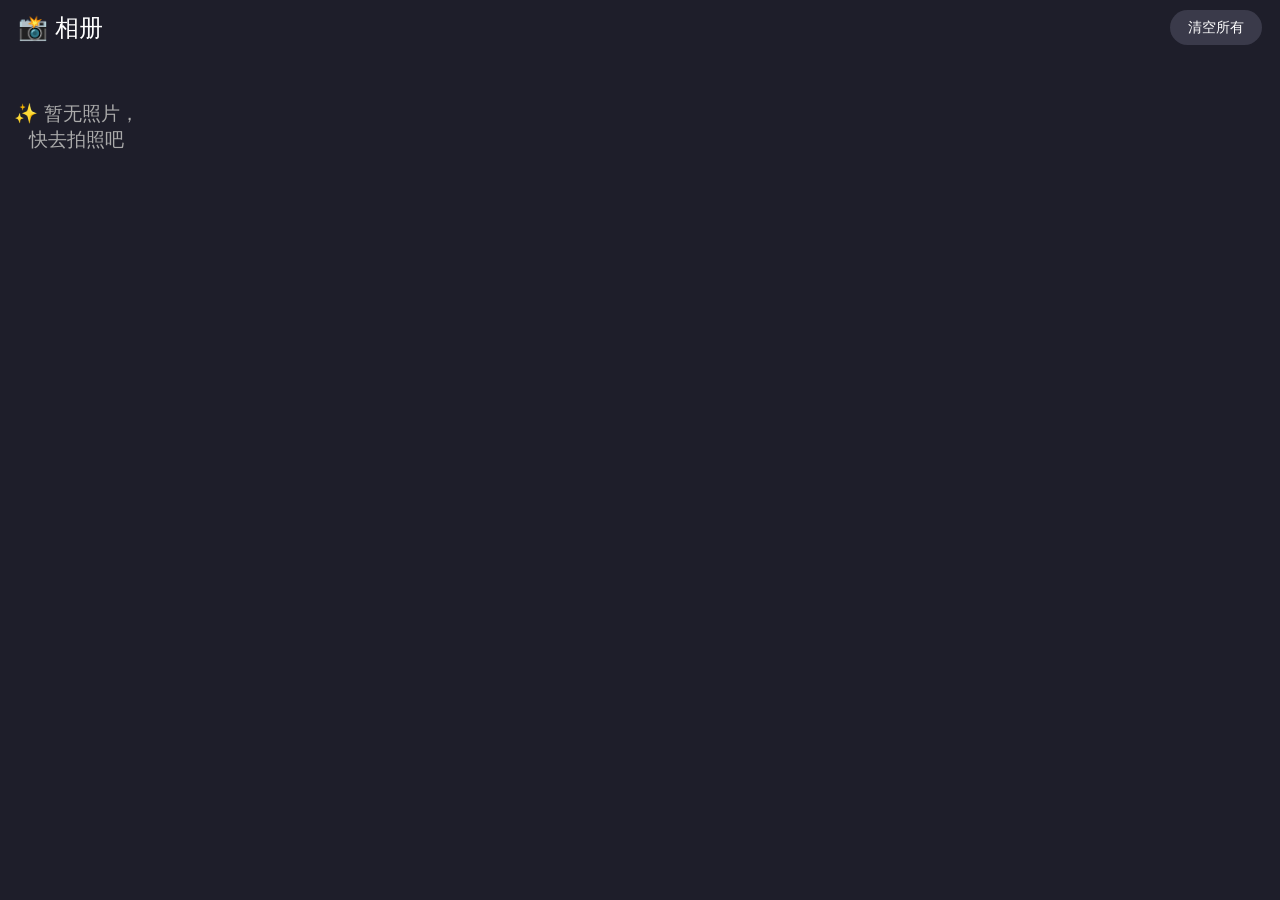
<file: album.html>
<!DOCTYPE html>
<html>
<head>
    <meta charset="UTF-8">
    <meta name="viewport" content="width=device-width, initial-scale=1.0, maximum-scale=1.0, user-scalable=no">
    <title>相册 · 本地照片</title>
    <style>
        * {
            margin: 0;
            padding: 0;
            box-sizing: border-box;
        }
        body {
            background: #1e1e2a;
            color: white;
            font-family: sans-serif;
            padding: 10px;
            min-height: 100vh;
        }
        .header {
            display: flex;
            justify-content: space-between;
            align-items: center;
            margin-bottom: 16px;
            padding: 0 8px;
        }
        .header h2 {
            font-weight: 400;
            font-size: 1.5rem;
        }
        .clear-btn {
            background: #3a3a4a;
            border: none;
            color: white;
            padding: 8px 18px;
            border-radius: 30px;
            font-size: 0.9rem;
            cursor: pointer;
            transition: background 0.2s;
        }
        .clear-btn:active {
            background: #5a5a7a;
        }
        .photo-grid {
            display: grid;
            grid-template-columns: repeat(auto-fill, minmax(120px, 1fr));
            gap: 8px;
        }
        .photo-item {
            aspect-ratio: 1/1;
            border-radius: 16px;
            overflow: hidden;
            background: #2a2a3a;
            box-shadow: 0 4px 12px rgba(0,0,0,0.4);
            transition: transform 0.2s ease;
        }
        .photo-item:active {
            transform: scale(0.96);
        }
        .photo-item img {
            width: 100%;
            height: 100%;
            object-fit: cover;
            display: block;
        }
        .empty-album {
            text-align: center;
            margin-top: 40px;
            color: #aaa;
            font-size: 1.2rem;
        }
        .footer {
            margin-top: 20px;
            text-align: center;
            color: #666;
            font-size: 0.8rem;
        }
    </style>
</head>
<body>
    <div class="header">
        <h2>📸 相册</h2>
        <button class="clear-btn" id="clearBtn">清空所有</button>
    </div>
    <div id="photoGrid" class="photo-grid"></div>
    <div class="footer" id="footerNote"></div>

    <script>
        function loadPhotos() {
            const grid = document.getElementById('photoGrid');
            const footer = document.getElementById('footerNote');
            let photos = [];

            try {
                const stored = localStorage.getItem('photos');
                if (stored) photos = JSON.parse(stored);
            } catch (e) {
                console.warn('读取失败', e);
            }

            if (!photos || photos.length === 0) {
                grid.innerHTML = '<div class="empty-album">✨ 暂无照片，快去拍照吧</div>';
                footer.innerText = '';
                return;
            }

            // 按时间倒序显示（最新的在前）
            photos.sort((a, b) => b.timestamp - a.timestamp);

            let html = '';
            photos.forEach(photo => {
                html += `<div class="photo-item"><img src="${photo.data}" loading="lazy" alt="照片"></div>`;
            });
            grid.innerHTML = html;
            footer.innerText = `共 ${photos.length} 张照片 (本地存储)`;
        }

        // 清空所有照片
        document.getElementById('clearBtn').addEventListener('click', () => {
            if (confirm('确定要删除所有照片吗？')) {
                localStorage.removeItem('photos');
                loadPhotos();
            }
        });

        // 初始加载
        loadPhotos();

        // 可选：监听 storage 事件（当其他标签页修改时更新，但本演示在同一页面内，可以不处理）
        window.addEventListener('storage', (e) => {
            if (e.key === 'photos') loadPhotos();
        });
    </script>
</body>
</html>
</file>
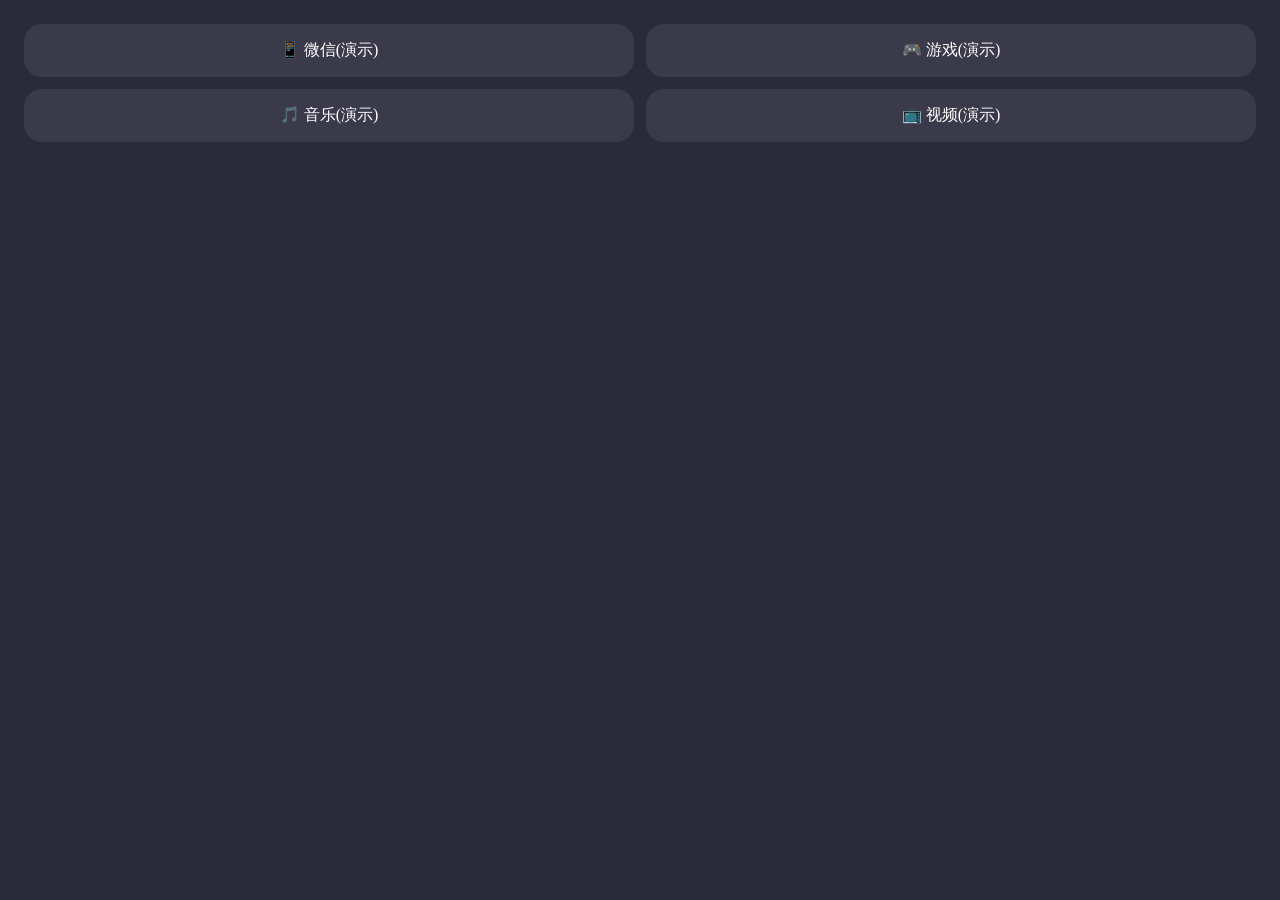
<file: appstore.html>
<!-- appstore.html 演示商店 -->
<!DOCTYPE html>
<html>
<head><meta charset="UTF-8"><meta name="viewport" content="width=device-width,initial-scale=1.0">
<style>body{background:#2a2a3a;color:white;padding:1rem;display:grid;grid-template-columns:1fr 1fr;gap:12px}.card{background:#3a3a4a;border-radius:18px;padding:1rem;text-align:center}</style>
</head>
<body><div class="card">📱 微信(演示)</div><div class="card">🎮 游戏(演示)</div><div class="card">🎵 音乐(演示)</div><div class="card">📺 视频(演示)</div></body>
</html>
</file>
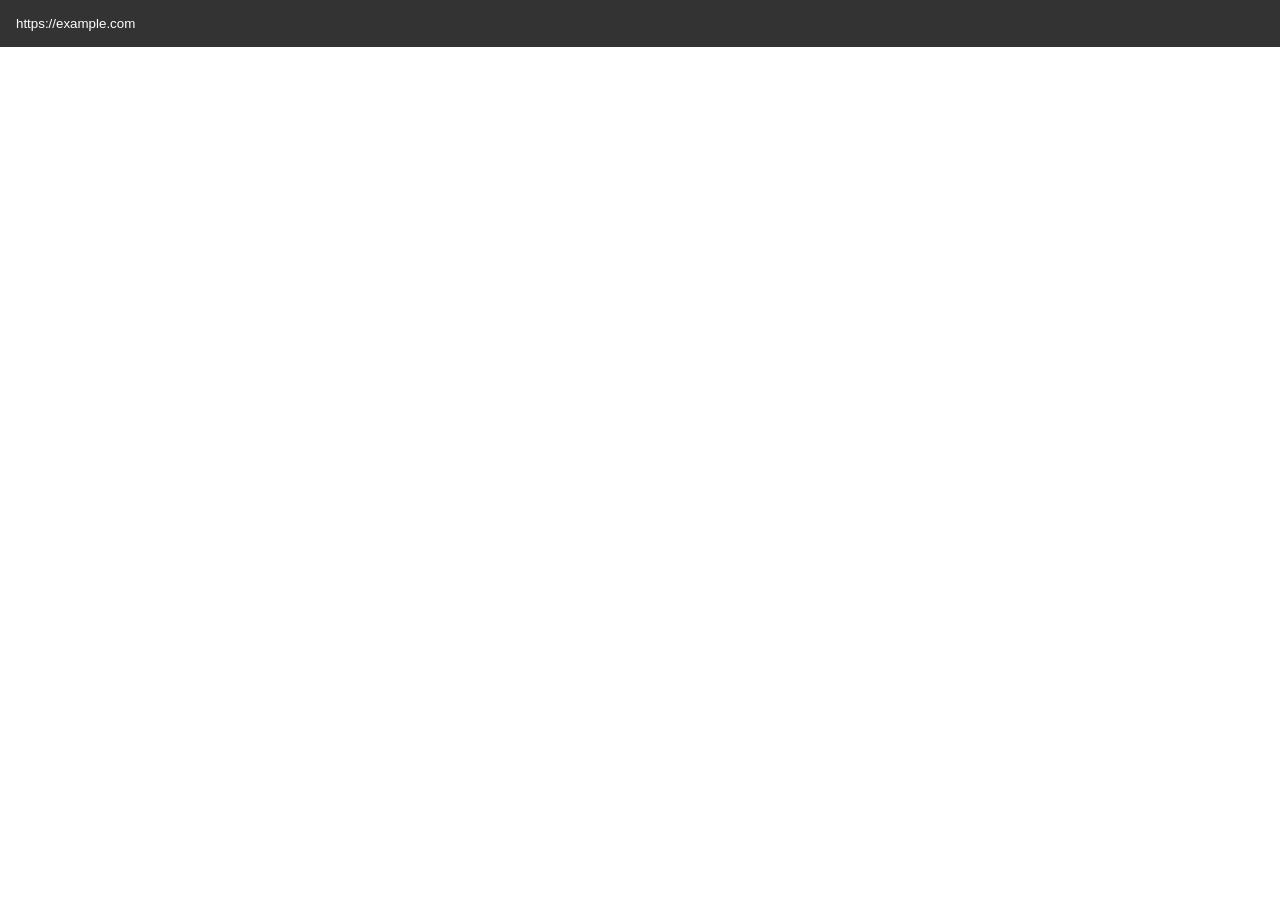
<file: browser.html>
<!-- browser.html 简易浏览器 -->
<!DOCTYPE html>
<html>
<head><meta charset="UTF-8"><meta name="viewport" content="width=device-width,initial-scale=1.0">
<style>body{margin:0;display:flex;flex-direction:column;height:100vh}input{width:100%;padding:1rem;background:#333;color:white;border:none}iframe{flex:1;width:100%;border:none}</style>
</head>
<body><input type="text" value="https://example.com" disabled placeholder="地址栏(演示)"><iframe src="https://example.com" sandbox="allow-same-origin allow-scripts allow-popups allow-forms"></iframe></body>
</html>
</file>
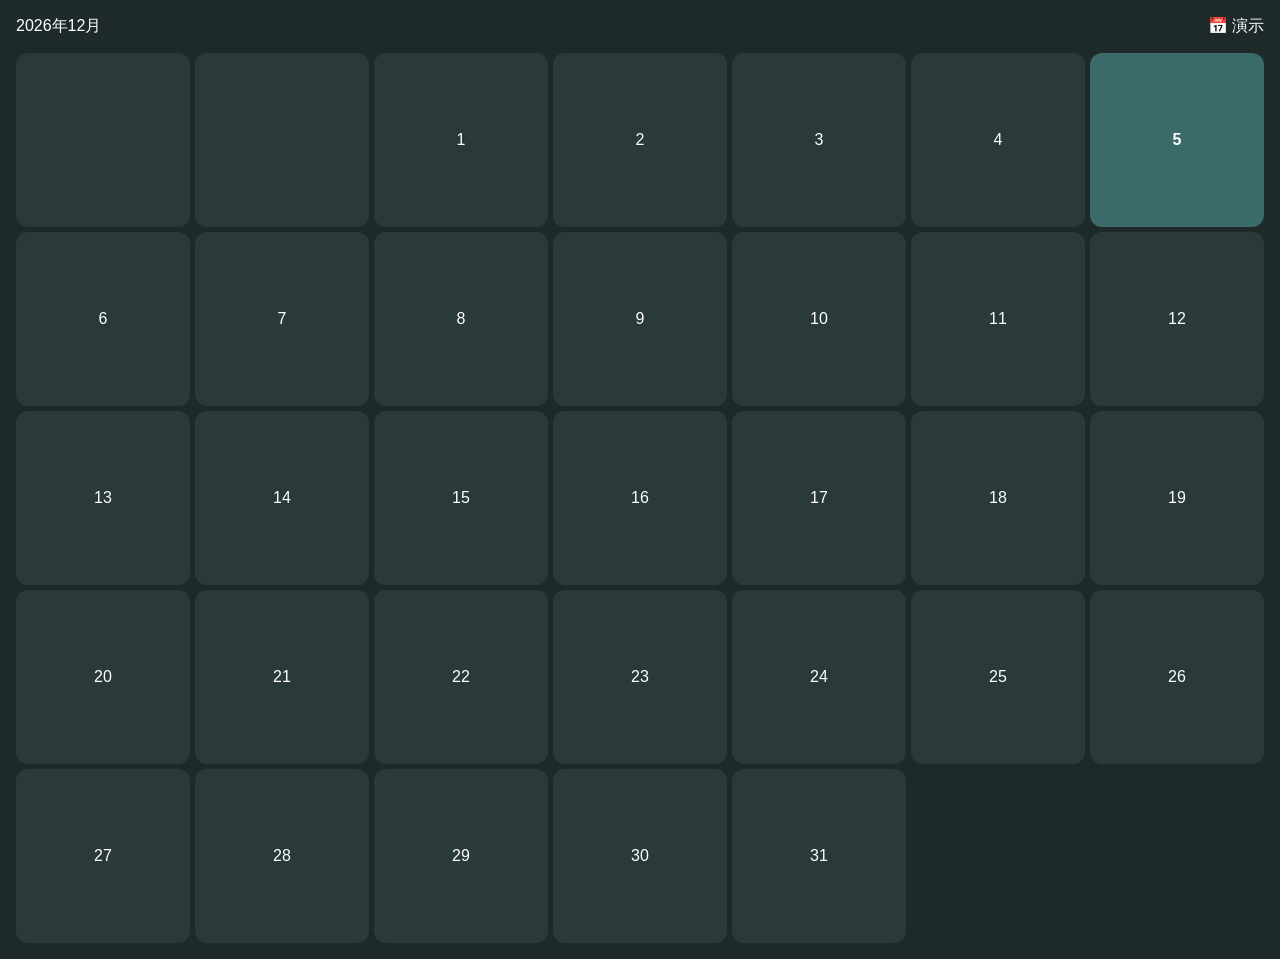
<file: calendar.html>
<!-- calendar.html 日历(获取设备日期) -->
<!DOCTYPE html>
<html>
<head><meta charset="UTF-8"><meta name="viewport" content="width=device-width,initial-scale=1.0">
<style>body{background:#1e2a2a;color:white;font-family:sans-serif;padding:1rem;margin:0}.header{display:flex;justify-content:space-between}.days{display:grid;grid-template-columns:repeat(7,1fr);gap:5px;margin-top:1rem}.day{background:#2a3a3a;aspect-ratio:1/1;display:flex;align-items:center;justify-content:center;border-radius:12px}.today{background:#3a6a6a;font-weight:bold}</style>
</head>
<body><div class="header"><span id="monthYear"></span><span>📅 演示</span></div><div class="days" id="calendarGrid"></div>
<script>
    const now=new Date();const year=now.getFullYear(),month=now.getMonth();
    document.getElementById('monthYear').innerText=year+'年'+(month+1)+'月';
    const firstDay=new Date(year,month,1).getDay();const daysInMonth=new Date(year,month+1,0).getDate();
    let grid='';for(let i=0;i<firstDay;i++)grid+='<div class="day"></div>';
    for(let d=1;d<=daysInMonth;d++){const cls=(d===now.getDate()?'day today':'day');grid+=`<div class="${cls}">${d}</div>`;}
    document.getElementById('calendarGrid').innerHTML=grid;
</script>
</body>
</html>
</file>
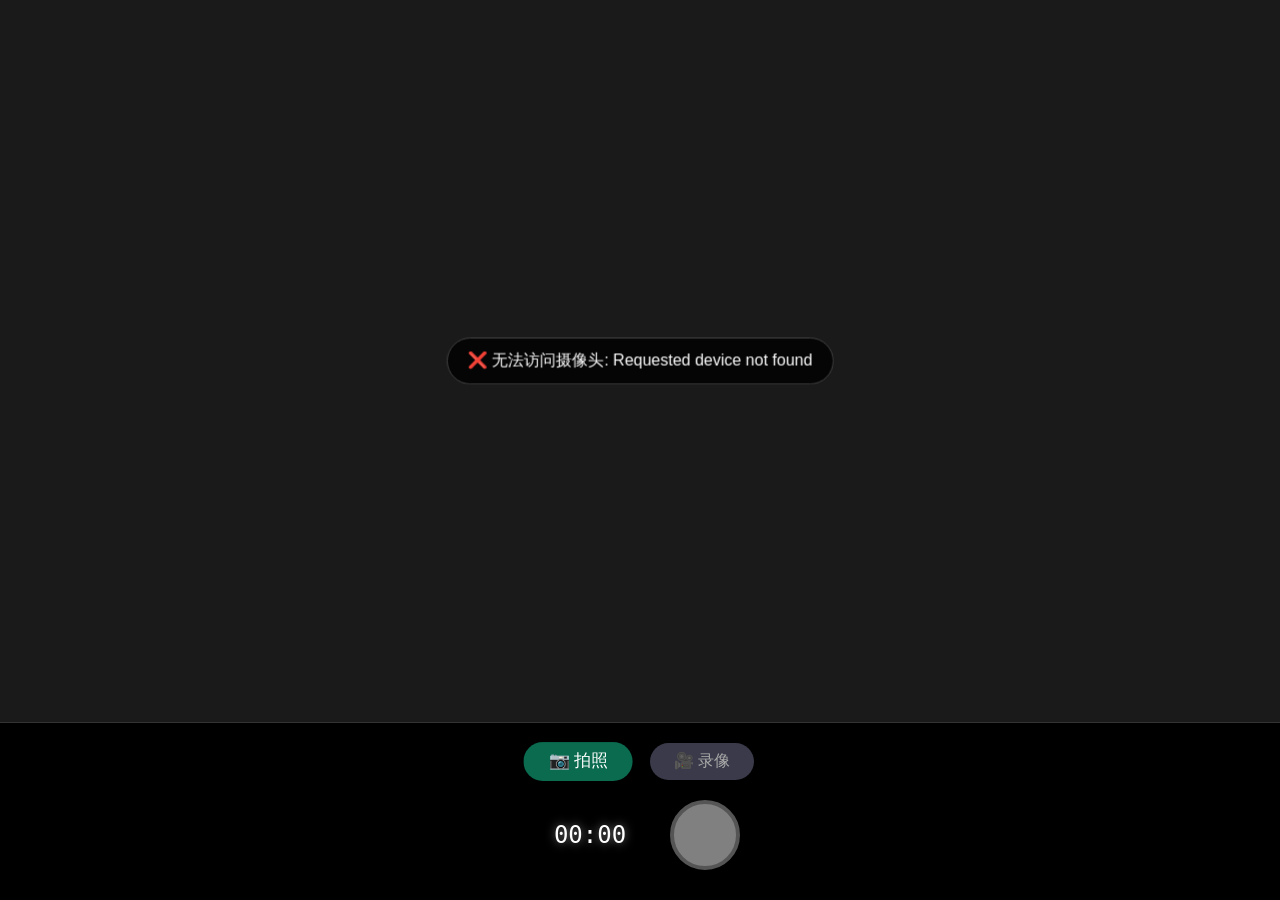
<file: camera.html>
<!DOCTYPE html>
<html>
<head>
    <meta charset="UTF-8">
    <meta name="viewport" content="width=device-width, initial-scale=1.0, maximum-scale=1.0, user-scalable=no">
    <title>相机 · 拍照+录像</title>
    <style>
        * {
            margin: 0;
            padding: 0;
            box-sizing: border-box;
        }
        body {
            background: #000;
            color: white;
            font-family: sans-serif;
            height: 100vh;
            display: flex;
            flex-direction: column;
            overflow: hidden;
        }
        .preview-area {
            flex: 1;
            background: #1a1a1a;
            display: flex;
            align-items: center;
            justify-content: center;
            position: relative;
            overflow: hidden;
        }
        video {
            width: 100%;
            height: 100%;
            object-fit: cover;
            /* transform 由 JavaScript 动态控制，根据摄像头类型设置镜像 */
        }
        .permission-note {
            position: absolute;
            top: 50%;
            left: 50%;
            transform: translate(-50%, -50%);
            background: rgba(0,0,0,0.8);
            padding: 12px 20px;
            border-radius: 40px;
            font-size: 16px;
            pointer-events: none;
            backdrop-filter: blur(5px);
            border: 1px solid #444;
        }
        
        /* 控制区域 */
        .controls {
            padding: 20px 20px 30px;
            background: rgba(0,0,0,0.7);
            backdrop-filter: blur(10px);
            border-top: 1px solid #333;
            display: flex;
            flex-direction: column;
            gap: 20px;
        }
        
        /* 模式切换 */
        .mode-switch {
            display: flex;
            justify-content: center;
            gap: 20px;
        }
        .mode-btn {
            background: #3a3a4a;
            border: none;
            color: #aaa;
            padding: 8px 24px;
            border-radius: 40px;
            font-size: 1rem;
            cursor: pointer;
            transition: all 0.2s ease;
        }
        .mode-btn.active {
            background: #0a6b4f;
            color: white;
            transform: scale(1.05);
        }
        
        /* 拍摄按钮区域 */
        .action-area {
            display: flex;
            justify-content: center;
            align-items: center;
            gap: 30px;
        }
        .shutter {
            width: 70px;
            height: 70px;
            border-radius: 50%;
            background: white;
            border: 4px solid #aaa;
            transition: transform 0.1s ease;
            cursor: pointer;
        }
        .shutter:active {
            transform: scale(0.9);
            background: #ddd;
        }
        .shutter.recording {
            background: #ff4444;
            border-color: #ff8888;
            animation: pulse 1.5s infinite;
        }
        @keyframes pulse {
            0% { transform: scale(1); }
            50% { transform: scale(1.1); }
            100% { transform: scale(1); }
        }
        
        /* 计时器 */
        .timer {
            font-size: 1.5rem;
            font-family: monospace;
            color: white;
            text-shadow: 0 0 10px rgba(255,255,255,0.5);
            min-width: 100px;
            text-align: center;
        }
        .timer.recording {
            color: #ff4444;
            animation: blink 1s infinite;
        }
        @keyframes blink {
            0% { opacity: 1; }
            50% { opacity: 0.7; }
            100% { opacity: 1; }
        }
        
        canvas {
            display: none;
        }
    </style>
</head>
<body>
    <div class="preview-area">
        <video id="video" autoplay playsinline muted></video>
        <canvas id="canvas"></canvas>
        <div id="permissionMsg" class="permission-note">请求摄像头权限…</div>
    </div>
    
    <div class="controls">
        <!-- 模式切换 -->
        <div class="mode-switch">
            <button id="photoModeBtn" class="mode-btn active">📷 拍照</button>
            <button id="videoModeBtn" class="mode-btn">🎥 录像</button>
        </div>
        
        <!-- 拍摄区域 -->
        <div class="action-area">
            <div class="timer" id="timerDisplay">00:00</div>
            <div class="shutter" id="captureBtn" title="拍照/录制"></div>
        </div>
    </div>

    <script>
        (async function() {
            const video = document.getElementById('video');
            const canvas = document.getElementById('canvas');
            const permissionMsg = document.getElementById('permissionMsg');
            const captureBtn = document.getElementById('captureBtn');
            const photoModeBtn = document.getElementById('photoModeBtn');
            const videoModeBtn = document.getElementById('videoModeBtn');
            const timerDisplay = document.getElementById('timerDisplay');
            
            let stream = null;
            let currentMode = 'photo'; // 'photo' 或 'video'
            
            // 录像相关变量
            let mediaRecorder = null;
            let recordedChunks = [];
            let recordingStartTime = null;
            let timerInterval = null;
            let isRecording = false;
            
            // 请求摄像头权限
            try {
                stream = await navigator.mediaDevices.getUserMedia({ 
                    video: { 
                        facingMode: { ideal: 'environment' }, // 优先后置摄像头
                        width: { ideal: 1280 },
                        height: { ideal: 720 }
                    }, 
                    audio: true // 录像需要音频
                });
                video.srcObject = stream;
                permissionMsg.style.display = 'none';
                
                // 根据摄像头类型设置镜像：前置摄像头预览镜像，后置保持原样
                const track = stream.getVideoTracks()[0];
                const settings = track.getSettings();
                if (settings.facingMode === 'user') {
                    video.style.transform = 'scaleX(-1)'; // 前置摄像头镜像
                } else {
                    video.style.transform = 'none'; // 后置摄像头不镜像
                }
                
            } catch (err) {
                permissionMsg.innerText = '❌ 无法访问摄像头: ' + err.message;
                console.error(err);
                captureBtn.style.opacity = '0.5';
                captureBtn.style.pointerEvents = 'none';
                photoModeBtn.disabled = true;
                videoModeBtn.disabled = true;
                return;
            }
            
            // 模式切换
            photoModeBtn.addEventListener('click', () => {
                if (isRecording) return; // 录制中不能切换
                currentMode = 'photo';
                photoModeBtn.classList.add('active');
                videoModeBtn.classList.remove('active');
                captureBtn.classList.remove('recording');
                timerDisplay.classList.remove('recording');
                timerDisplay.textContent = '00:00';
                captureBtn.title = '拍照';
            });
            
            videoModeBtn.addEventListener('click', () => {
                if (isRecording) return;
                currentMode = 'video';
                videoModeBtn.classList.add('active');
                photoModeBtn.classList.remove('active');
                captureBtn.title = '开始录制';
            });
            
            // 拍照功能
            function takePhoto() {
                // 设置canvas尺寸与视频流一致
                canvas.width = video.videoWidth;
                canvas.height = video.videoHeight;
                
                const context = canvas.getContext('2d');
                // 如果视频是镜像的，绘制时需要处理以保持正确方向
                if (video.style.transform === 'scaleX(-1)') {
                    context.translate(canvas.width, 0);
                    context.scale(-1, 1);
                }
                context.drawImage(video, 0, 0, canvas.width, canvas.height);
                
                // 重置变换
                context.setTransform(1, 0, 0, 1, 0, 0);
                
                // 转为 base64 图片数据
                const imageData = canvas.toDataURL('image/jpeg', 0.9);
                
                // 保存到 localStorage
                saveMedia(imageData, 'photo');
                
                // 拍照反馈
                if (navigator.vibrate) navigator.vibrate(50);
            }
            
            // 开始录像
            function startRecording() {
                recordedChunks = [];
                // 检查浏览器是否支持所需的 MIME 类型
                const mimeType = MediaRecorder.isTypeSupported('video/webm;codecs=vp9,opus') 
                    ? 'video/webm;codecs=vp9,opus' 
                    : 'video/webm';
                
                mediaRecorder = new MediaRecorder(stream, {
                    mimeType: mimeType
                });
                
                mediaRecorder.ondataavailable = (event) => {
                    if (event.data.size > 0) {
                        recordedChunks.push(event.data);
                    }
                };
                
                mediaRecorder.onstop = () => {
                    // 合并视频数据
                    const blob = new Blob(recordedChunks, { type: 'video/webm' });
                    
                    // 转换为 Base64 保存
                    const reader = new FileReader();
                    reader.onloadend = () => {
                        saveMedia(reader.result, 'video');
                    };
                    reader.readAsDataURL(blob);
                    
                    // 清理
                    recordedChunks = [];
                };
                
                // 开始录制，每秒触发一次 dataavailable
                mediaRecorder.start(1000);
                isRecording = true;
                
                // 更新 UI
                captureBtn.classList.add('recording');
                timerDisplay.classList.add('recording');
                recordingStartTime = Date.now();
                
                // 启动计时器
                timerInterval = setInterval(updateTimer, 100);
                
                // 禁用模式切换
                photoModeBtn.style.opacity = '0.5';
                videoModeBtn.style.opacity = '0.5';
                photoModeBtn.style.pointerEvents = 'none';
                videoModeBtn.style.pointerEvents = 'none';
            }
            
            // 停止录像
            function stopRecording() {
                if (mediaRecorder && mediaRecorder.state !== 'inactive') {
                    mediaRecorder.stop();
                }
                
                isRecording = false;
                clearInterval(timerInterval);
                
                // 更新 UI
                captureBtn.classList.remove('recording');
                timerDisplay.classList.remove('recording');
                timerDisplay.textContent = '00:00';
                
                // 启用模式切换
                photoModeBtn.style.opacity = '1';
                videoModeBtn.style.opacity = '1';
                photoModeBtn.style.pointerEvents = 'auto';
                videoModeBtn.style.pointerEvents = 'auto';
            }
            
            // 更新计时器
            function updateTimer() {
                if (!recordingStartTime) return;
                const elapsed = Math.floor((Date.now() - recordingStartTime) / 1000);
                const minutes = Math.floor(elapsed / 60);
                const seconds = elapsed % 60;
                timerDisplay.textContent = `${minutes.toString().padStart(2, '0')}:${seconds.toString().padStart(2, '0')}`;
            }
            
            // 保存媒体到 localStorage (照片或视频)
            function saveMedia(dataURL, type) {
                // 从 localStorage 读取现有媒体数组
                let mediaItems = [];
                try {
                    const stored = localStorage.getItem('mediaItems');
                    if (stored) mediaItems = JSON.parse(stored);
                } catch (e) {
                    console.warn('读取存储失败', e);
                }
                
                // 添加新媒体
                mediaItems.push({
                    data: dataURL,
                    type: type, // 'photo' 或 'video'
                    timestamp: Date.now(),
                    id: type + '_' + Date.now() + '_' + Math.random().toString(36).substr(2, 8)
                });
                
                // 限制存储数量（最多30个，视频文件较大，注意 LocalStorage 容量约5-10MB）
                if (mediaItems.length > 30) mediaItems = mediaItems.slice(-30);
                
                try {
                    localStorage.setItem('mediaItems', JSON.stringify(mediaItems));
                    
                    // 可选：显示保存成功提示
                    if (type === 'video') {
                        const msg = document.createElement('div');
                        msg.style.cssText = 'position:fixed;top:20px;left:50%;transform:translateX(-50%);background:#0a6b4f;color:white;padding:8px 16px;border-radius:40px;z-index:9999';
                        msg.textContent = '✅ 视频已保存到相册';
                        document.body.appendChild(msg);
                        setTimeout(() => msg.remove(), 2000);
                    } else {
                        const msg = document.createElement('div');
                        msg.style.cssText = 'position:fixed;top:20px;left:50%;transform:translateX(-50%);background:#0a6b4f;color:white;padding:8px 16px;border-radius:40px;z-index:9999';
                        msg.textContent = '✅ 照片已保存';
                        document.body.appendChild(msg);
                        setTimeout(() => msg.remove(), 1000);
                    }
                } catch (e) {
                    alert('存储空间不足，无法保存。请删除一些旧照片或视频。');
                }
            }
            
            // 拍摄按钮点击处理
            captureBtn.addEventListener('click', () => {
                if (currentMode === 'photo') {
                    takePhoto();
                } else {
                    if (!isRecording) {
                        startRecording();
                    } else {
                        stopRecording();
                    }
                }
            });
            
            // 页面关闭时释放摄像头
            window.addEventListener('beforeunload', () => {
                if (stream) {
                    stream.getTracks().forEach(track => track.stop());
                }
                if (timerInterval) {
                    clearInterval(timerInterval);
                }
            });
        })();
    </script>
</body>
</html>
</file>
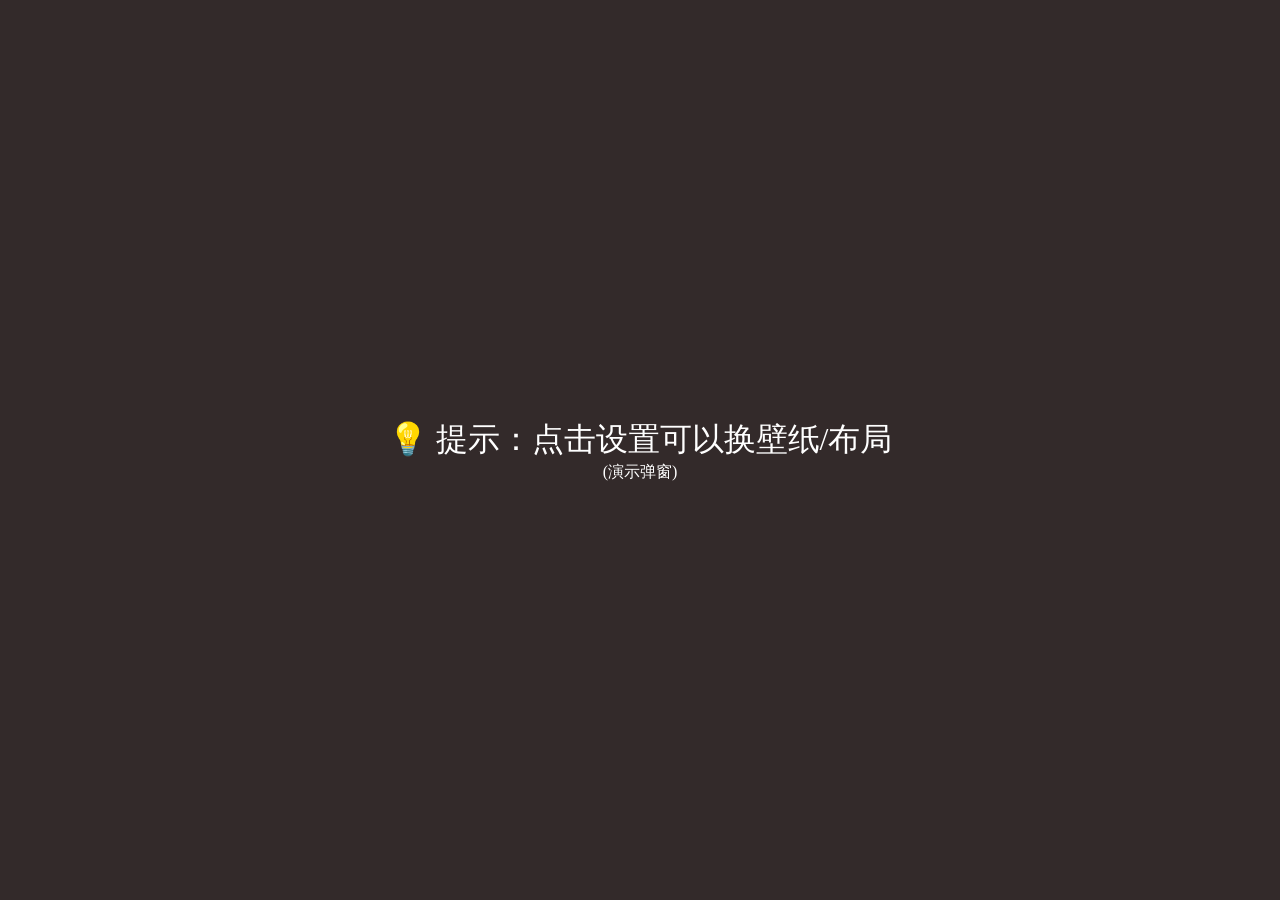
<file: hint.html>
<!-- hint.html 提示演示 -->
<!DOCTYPE html>
<html>
<head><meta charset="UTF-8"><meta name="viewport" content="width=device-width,initial-scale=1.0">
<style>body{background:#332a2a;color:white;display:flex;align-items:center;justify-content:center;height:100vh;margin:0;font-size:2rem;flex-direction:column}</style>
</head>
<body>💡 提示：点击设置可以换壁纸/布局<br><span style="font-size:1rem">(演示弹窗)</span></body>
</html>
</file>
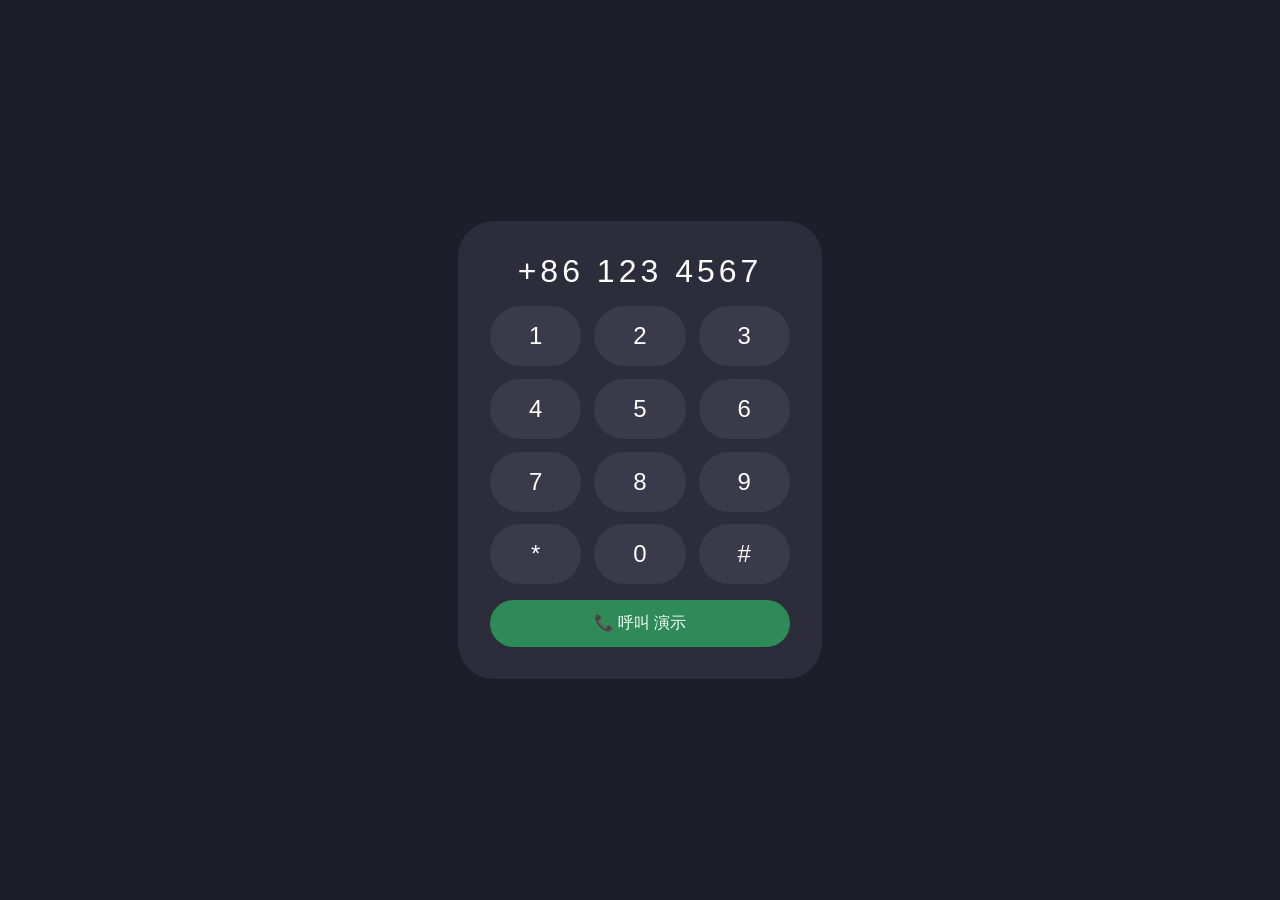
<file: phone.html>
<!-- phone.html 电话演示 -->
<!DOCTYPE html>
<html>
<head><meta charset="UTF-8"><meta name="viewport" content="width=device-width,initial-scale=1.0">
<style>body{background:#1e1e2a;color:white;font-family:sans-serif;display:flex;align-items:center;justify-content:center;height:100vh;margin:0;flex-direction:column}.dialer{background:#2c2c3a;border-radius:36px;padding:2rem;width:80%;max-width:300px;text-align:center}.number{font-size:2rem;letter-spacing:4px;margin-bottom:1rem}.keypad{display:grid;grid-template-columns:repeat(3,1fr);gap:0.8rem}.key{background:#3a3a4a;border-radius:40px;padding:1rem;font-size:1.5rem;transition:0.1s}.key:active{background:#5a5a7a;transform:scale(0.95)}.call-btn{background:#2e8b57;margin-top:1rem;padding:0.8rem;border-radius:40px}</style>
</head>
<body><div class="dialer"><div class="number">+86 123 4567</div><div class="keypad"><div class="key">1</div><div class="key">2</div><div class="key">3</div><div class="key">4</div><div class="key">5</div><div class="key">6</div><div class="key">7</div><div class="key">8</div><div class="key">9</div><div class="key">*</div><div class="key">0</div><div class="key">#</div></div><div class="call-btn">📞 呼叫 演示</div></div></body>
</html>
</file>
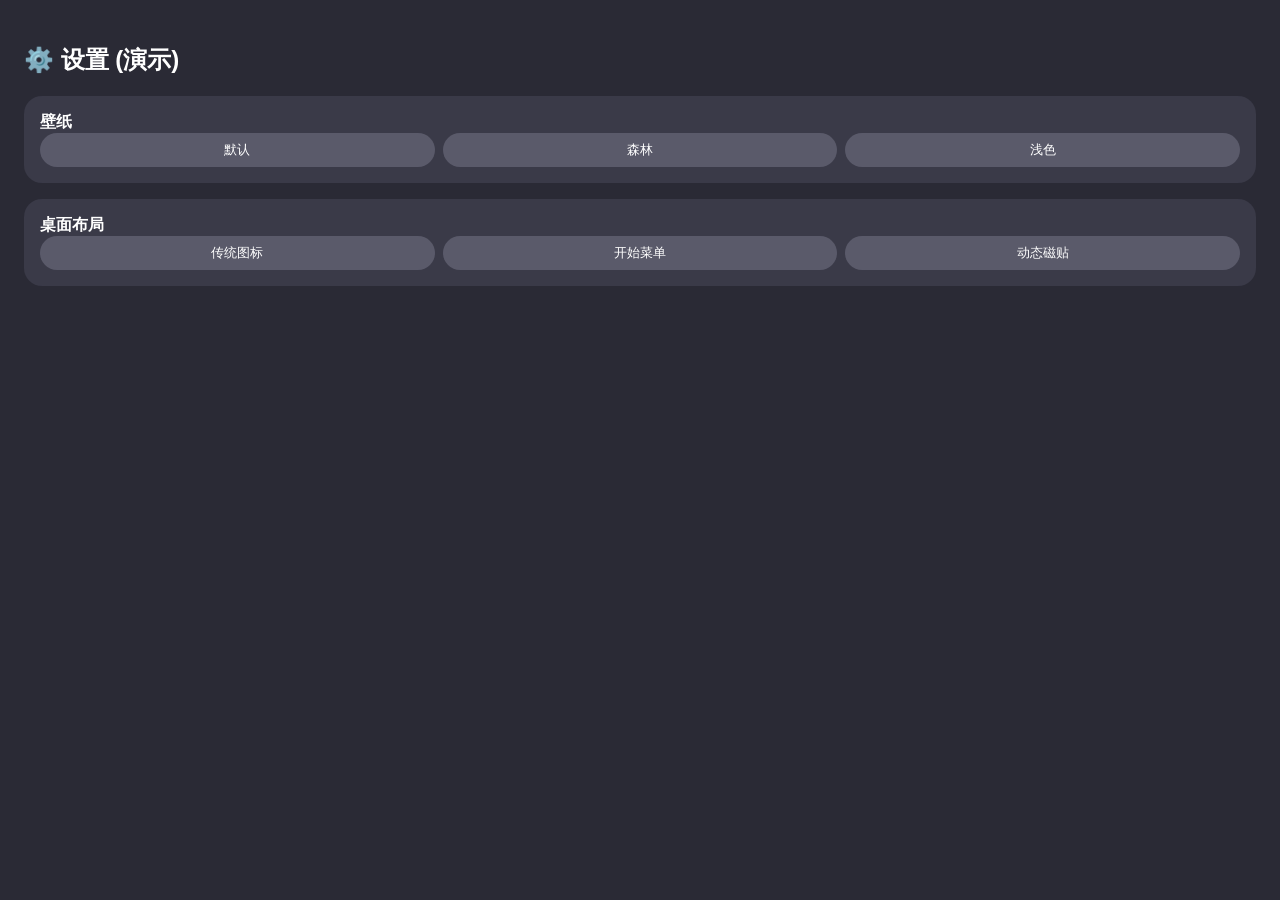
<file: settings.html>
<!-- settings.html 设置 (与父页面postMessage通信) -->
<!DOCTYPE html>
<html>
<head><meta charset="UTF-8"><meta name="viewport" content="width=device-width,initial-scale=1.0">
<style>body{background:#2a2a35;color:white;padding:1rem;font-family:sans-serif}.option{background:#3a3a48;border-radius:18px;padding:1rem;margin:1rem 0}.btn-group{display:flex;gap:0.5rem;flex-wrap:wrap}.btn{background:#5a5a6a;border:none;color:white;padding:0.5rem 1rem;border-radius:30px;flex:1;cursor:pointer}</style>
</head>
<body><h2>⚙️ 设置 (演示)</h2><div class="option"><strong>壁纸</strong><div class="btn-group"><button class="btn" onclick="changeWallpaper('default')">默认</button><button class="btn" onclick="changeWallpaper('forest')">森林</button><button class="btn" onclick="changeWallpaper('light')">浅色</button></div></div><div class="option"><strong>桌面布局</strong><div class="btn-group"><button class="btn" onclick="changeLayout('icons')">传统图标</button><button class="btn" onclick="changeLayout('start')">开始菜单</button><button class="btn" onclick="changeLayout('tiles')">动态磁贴</button></div></div><script>
    function changeWallpaper(style) {
        window.parent.postMessage({ type: 'changeWallpaper', wallpaper: style }, '*');
    }
    function changeLayout(mode) {
        window.parent.postMessage({ type: 'changeLayout', layout: mode }, '*');
    }
</script>
</body>
</html>
</file>
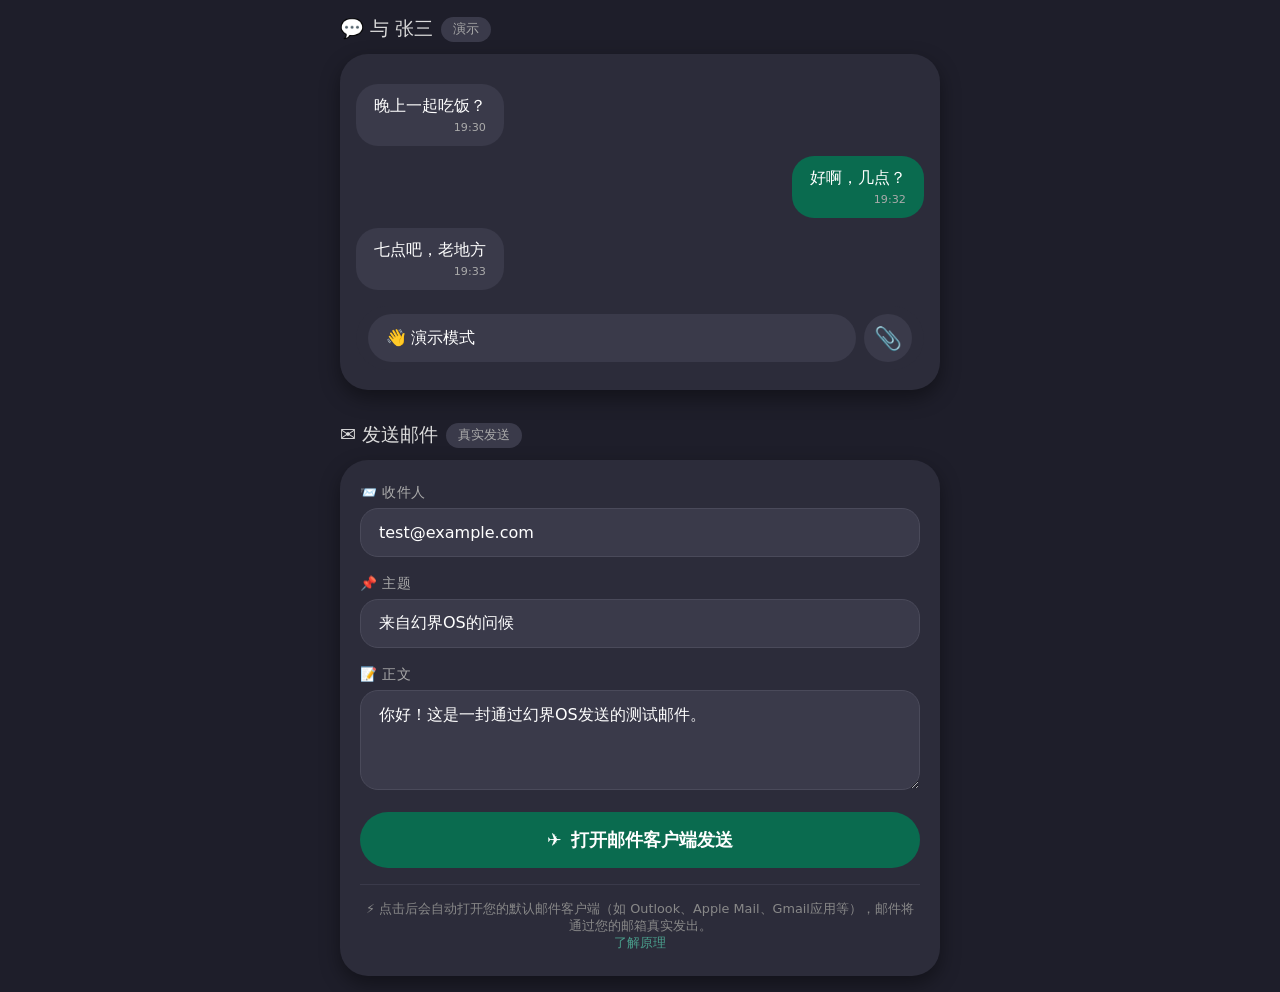
<file: sms.html>
<!-- sms.html 短信 + 邮件发送功能 -->
<!DOCTYPE html>
<html>
<head>
    <meta charset="UTF-8">
    <meta name="viewport" content="width=device-width, initial-scale=1.0, maximum-scale=1.0, user-scalable=no">
    <title>短信 · 邮件</title>
    <style>
        * {
            margin: 0;
            padding: 0;
            box-sizing: border-box;
            font-family: system-ui, -apple-system, 'Segoe UI', Roboto, sans-serif;
        }
        body {
            background: #1e1e2a;
            color: white;
            min-height: 100vh;
            padding: 16px;
        }
        .container {
            max-width: 600px;
            margin: 0 auto;
        }
        
        /* 短信区域 */
        .section-title {
            font-size: 1.2rem;
            margin-bottom: 12px;
            display: flex;
            align-items: center;
            gap: 8px;
            color: #ddd;
        }
        .section-title span {
            background: #3a3a4a;
            padding: 4px 12px;
            border-radius: 30px;
            font-size: 0.8rem;
            color: #aaa;
        }
        .chat-area {
            background: #2c2c3a;
            border-radius: 28px;
            padding: 20px 16px;
            margin-bottom: 32px;
            box-shadow: 0 8px 20px rgba(0,0,0,0.4);
        }
        .message {
            background: #3a3a4a;
            border-radius: 22px;
            padding: 12px 18px;
            margin: 10px 0;
            max-width: 80%;
            width: fit-content;
            animation: messagePop 0.3s cubic-bezier(0.2, 0.9, 0.3, 1);
        }
        .message.mine {
            background: #0a6b4f;
            margin-left: auto;
        }
        .time {
            font-size: 0.7rem;
            color: #aaa;
            margin-top: 4px;
            text-align: right;
        }
        .input-area {
            display: flex;
            gap: 8px;
            margin-top: 16px;
            background: #2c2c3a;
            border-radius: 40px;
            padding: 8px 12px;
        }
        .input-area input {
            flex: 1;
            background: #3a3a4a;
            border: none;
            border-radius: 30px;
            padding: 12px 18px;
            color: white;
            font-size: 1rem;
        }
        .input-area input::placeholder {
            color: #888;
        }
        .input-area button {
            background: #3a3a4a;
            border: none;
            border-radius: 50%;
            width: 48px;
            height: 48px;
            font-size: 1.4rem;
            color: white;
            cursor: pointer;
            transition: all 0.2s ease;
        }
        .input-area button:active {
            background: #5a5a7a;
            transform: scale(0.9);
        }

        /* 邮件区域 */
        .email-section {
            background: #2c2c3a;
            border-radius: 28px;
            padding: 24px 20px;
            box-shadow: 0 8px 20px rgba(0,0,0,0.4);
            animation: slideUp 0.4s ease;
        }
        .email-field {
            margin-bottom: 18px;
        }
        .email-field label {
            display: block;
            font-size: 0.85rem;
            color: #aaa;
            margin-bottom: 6px;
            letter-spacing: 0.5px;
        }
        .email-field input,
        .email-field textarea {
            width: 100%;
            background: #3a3a4a;
            border: 1px solid #4a4a5a;
            border-radius: 18px;
            padding: 14px 18px;
            color: white;
            font-size: 1rem;
            transition: border 0.2s, box-shadow 0.2s;
        }
        .email-field input:focus,
        .email-field textarea:focus {
            outline: none;
            border-color: #0a6b4f;
            box-shadow: 0 0 0 3px rgba(10,107,79,0.2);
        }
        .email-field textarea {
            min-height: 100px;
            resize: vertical;
        }
        .send-email-btn {
            background: #0a6b4f;
            color: white;
            border: none;
            border-radius: 40px;
            padding: 16px 24px;
            font-size: 1.1rem;
            font-weight: 600;
            width: 100%;
            cursor: pointer;
            transition: all 0.2s cubic-bezier(0.2, 0.9, 0.3, 1);
            display: flex;
            align-items: center;
            justify-content: center;
            gap: 10px;
            margin-top: 12px;
        }
        .send-email-btn:active {
            transform: scale(0.97);
            background: #0d8b66;
        }
        .send-email-btn:disabled {
            opacity: 0.5;
            transform: none;
            pointer-events: none;
        }
        .note {
            text-align: center;
            color: #888;
            font-size: 0.8rem;
            margin-top: 16px;
            padding-top: 16px;
            border-top: 1px solid #3a3a4a;
        }
        .note a {
            color: #4a9e8c;
            text-decoration: none;
        }

        @keyframes messagePop {
            0% { opacity: 0; transform: translateY(10px) scale(0.95); }
            100% { opacity: 1; transform: translateY(0) scale(1); }
        }
        @keyframes slideUp {
            from { opacity: 0; transform: translateY(30px); }
            to { opacity: 1; transform: translateY(0); }
        }
    </style>
</head>
<body>
    <div class="container">
        <!-- 短信演示区域 (保持原有功能) -->
        <div class="section-title">
            💬 与 张三 <span>演示</span>
        </div>
        <div class="chat-area">
            <div class="message">
                晚上一起吃饭？
                <div class="time">19:30</div>
            </div>
            <div class="message mine">
                好啊，几点？
                <div class="time">19:32</div>
            </div>
            <div class="message">
                七点吧，老地方
                <div class="time">19:33</div>
            </div>
            <!-- 模拟输入框 (仅为演示) -->
            <div class="input-area">
                <input type="text" placeholder="短信演示..." value="👋 演示模式" disabled>
                <button disabled>📎</button>
            </div>
        </div>

        <!-- 新增邮件发送功能 (真实可发送) -->
        <div class="section-title">
            ✉️ 发送邮件 <span>真实发送</span>
        </div>
        <div class="email-section">
            <div class="email-field">
                <label>📨 收件人</label>
                <input type="email" id="emailTo" placeholder="例如: friend@example.com" value="test@example.com">
            </div>
            <div class="email-field">
                <label>📌 主题</label>
                <input type="text" id="emailSubject" placeholder="邮件主题" value="来自幻界OS的问候">
            </div>
            <div class="email-field">
                <label>📝 正文</label>
                <textarea id="emailBody" placeholder="输入邮件内容...">你好！这是一封通过幻界OS发送的测试邮件。</textarea>
            </div>
            <button class="send-email-btn" id="sendEmailBtn">
                <span>✈️</span> 打开邮件客户端发送
            </button>
            <div class="note">
                ⚡ 点击后会自动打开您的默认邮件客户端（如 Outlook、Apple Mail、Gmail应用等），邮件将通过您的邮箱真实发出。<br>
                <a href="#" onclick="alert('mailto协议是标准的电子邮件链接，由您本机邮件客户端处理。')">了解原理</a>
            </div>
        </div>
    </div>

    <script>
        (function() {
            const toInput = document.getElementById('emailTo');
            const subjectInput = document.getElementById('emailSubject');
            const bodyInput = document.getElementById('emailBody');
            const sendBtn = document.getElementById('sendEmailBtn');

            // 简单的邮箱格式验证 (非严格，仅提示)
            function isValidEmail(email) {
                return /^[^\s@]+@[^\s@]+\.[^\s@]+$/.test(email);
            }

            sendBtn.addEventListener('click', function(e) {
                e.preventDefault();

                const to = toInput.value.trim();
                const subject = subjectInput.value.trim();
                const body = bodyInput.value.trim();

                // 基本验证
                if (!to) {
                    alert('请输入收件人邮箱地址');
                    toInput.focus();
                    return;
                }
                if (!isValidEmail(to)) {
                    alert('邮箱格式不正确，请检查 (示例: name@example.com)');
                    toInput.focus();
                    return;
                }

                // 使用 mailto 协议构造链接
                // 需要对特殊字符进行编码
                const mailtoLink = `mailto:${encodeURIComponent(to)}?subject=${encodeURIComponent(subject)}&body=${encodeURIComponent(body)}`;

                // 打开默认邮件客户端 (尝试在新窗口/标签页打开)
                // 注意：由于浏览器限制，可能无法在新标签打开，但 mailto: 会触发放置
                window.location.href = mailtoLink;  // 直接在当前页跳转触发（更好）

                // 可选：同时给用户一点反馈
                sendBtn.style.opacity = '0.8';
                setTimeout(() => {
                    sendBtn.style.opacity = '1';
                }, 200);
            });

            // 回车快捷发送 (在任意输入框按回车触发)
            const inputs = [toInput, subjectInput, bodyInput];
            inputs.forEach(input => {
                input.addEventListener('keypress', (e) => {
                    if (e.key === 'Enter' && !e.shiftKey) {
                        e.preventDefault();  // 防止表单提交或换行
                        sendBtn.click();
                    }
                });
            });

            // 对于 textarea，允许 Shift+Enter 换行，普通 Enter 发送
            bodyInput.addEventListener('keydown', (e) => {
                if (e.key === 'Enter' && !e.shiftKey) {
                    e.preventDefault();
                    sendBtn.click();
                }
            });

            // 额外提示：mailto 的局限性（正文中的换行处理）
            // 但浏览器通常可以处理 %0A 作为换行，我们的 encodeURIComponent 会正确转换
        })();
    </script>
</body>
</html>
</file>
